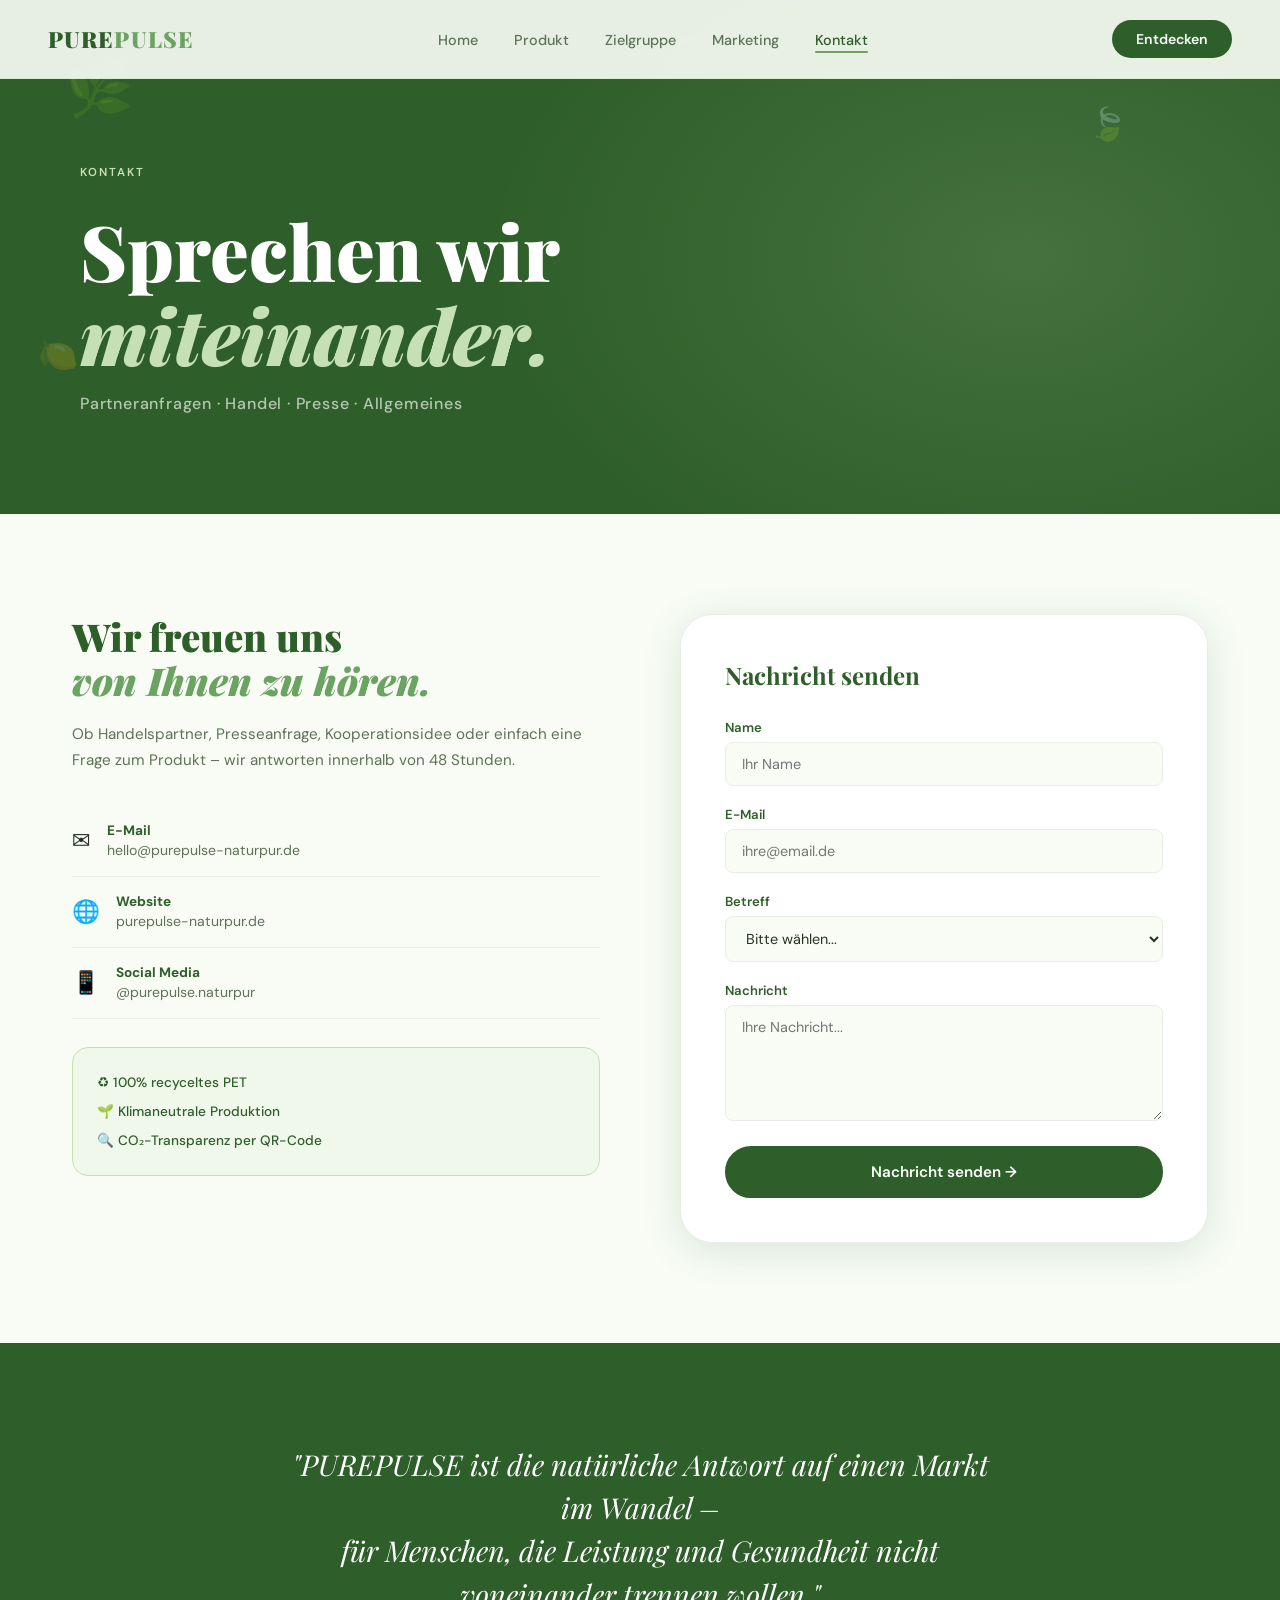
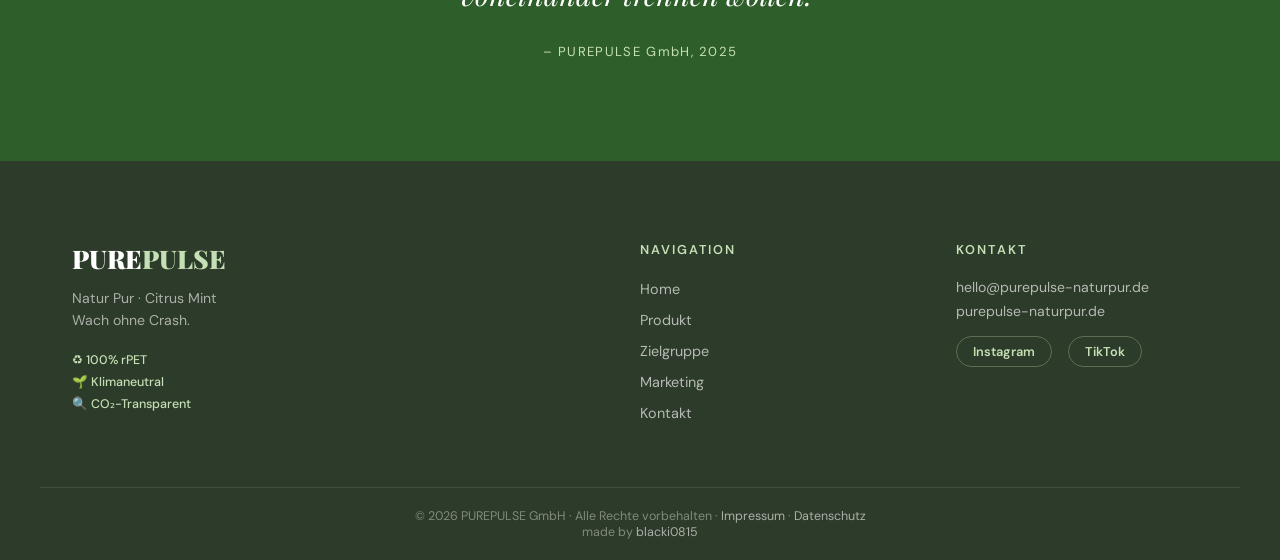
<file: kontakt.html>
<!DOCTYPE html>
<html lang="de">
<head>
  <meta charset="UTF-8" />
  <meta name="viewport" content="width=device-width, initial-scale=1.0" />
  <title>Kontakt – PUREPULSE Natur Pur</title>
  <link rel="stylesheet" href="style.css" />
  <link rel="preconnect" href="https://fonts.googleapis.com" />
  <link rel="preconnect" href="https://fonts.gstatic.com" crossorigin />
  <link href="https://fonts.googleapis.com/css2?family=Playfair+Display:ital,wght@0,400;0,700;0,900;1,400;1,700&family=DM+Sans:wght@300;400;500;600&display=swap" rel="stylesheet" />
</head>
<body>

  <nav class="nav" id="nav">
    <div class="nav__logo">PURE<span>PULSE</span></div>
    <ul class="nav__links">
      <li><a href="index.html">Home</a></li>
      <li><a href="produkt.html">Produkt</a></li>
      <li><a href="zielgruppe.html">Zielgruppe</a></li>
      <li><a href="marketing.html">Marketing</a></li>
      <li><a href="kontakt.html" class="active">Kontakt</a></li>
    </ul>
    <a href="kontakt.html" class="nav__cta">Entdecken</a>
    <button class="nav__burger" id="burger" aria-label="Menü"><span></span><span></span><span></span></button>
  </nav>
  <div class="mobile-menu" id="mobileMenu">
    <ul>
      <li><a href="index.html">Home</a></li>
      <li><a href="produkt.html">Produkt</a></li>
      <li><a href="zielgruppe.html">Zielgruppe</a></li>
      <li><a href="marketing.html">Marketing</a></li>
      <li><a href="kontakt.html">Kontakt</a></li>
    </ul>
  </div>

  <section class="page-hero">
    <div class="page-hero__leaves">
      <div class="leaf leaf--1">🌿</div>
      <div class="leaf leaf--2">🍃</div>
      <div class="leaf leaf--3">🍋</div>
    </div>
    <div class="container">
      <span class="section-tag">Kontakt</span>
      <h1>Sprechen wir<br /><em>miteinander.</em></h1>
      <p>Partneranfragen · Handel · Presse · Allgemeines</p>
    </div>
  </section>

  <!-- CONTACT SECTION -->
  <section class="contact section">
    <div class="container">
      <div class="contact__grid">
        <div class="contact__info reveal">
          <h2>Wir freuen uns<br /><em>von Ihnen zu hören.</em></h2>
          <p>Ob Handelspartner, Presseanfrage, Kooperationsidee oder einfach eine Frage zum Produkt – wir antworten innerhalb von 48 Stunden.</p>

          <div class="contact-item">
            <div class="contact-item__icon">✉️</div>
            <div>
              <strong>E-Mail</strong>
              <span>hello@purepulse-naturpur.de</span>
            </div>
          </div>
          <div class="contact-item">
            <div class="contact-item__icon">🌐</div>
            <div>
              <strong>Website</strong>
              <span>purepulse-naturpur.de</span>
            </div>
          </div>
          <div class="contact-item">
            <div class="contact-item__icon">📱</div>
            <div>
              <strong>Social Media</strong>
              <span>@purepulse.naturpur</span>
            </div>
          </div>

          <div class="contact-eco-box">
            <div class="contact-eco-row">♻️ 100% recyceltes PET</div>
            <div class="contact-eco-row">🌱 Klimaneutrale Produktion</div>
            <div class="contact-eco-row">🔍 CO₂-Transparenz per QR-Code</div>
          </div>
        </div>

        <div class="contact__form reveal" style="--delay:0.2s">
          <h3>Nachricht senden</h3>
          <div class="form-group">
            <label for="name">Name</label>
            <input type="text" id="name" placeholder="Ihr Name" />
          </div>
          <div class="form-group">
            <label for="email">E-Mail</label>
            <input type="email" id="email" placeholder="ihre@email.de" />
          </div>
          <div class="form-group">
            <label for="subject">Betreff</label>
            <select id="subject">
              <option value="">Bitte wählen...</option>
              <option>Handelspartnerschaft</option>
              <option>Presseanfrage</option>
              <option>Influencer / Kooperation</option>
              <option>Produktfrage</option>
              <option>Sonstiges</option>
            </select>
          </div>
          <div class="form-group">
            <label for="message">Nachricht</label>
            <textarea id="message" rows="5" placeholder="Ihre Nachricht..."></textarea>
          </div>
          <button class="btn btn--primary btn--full" id="sendBtn" onclick="handleSubmit()">Nachricht senden →</button>
          <div class="form-success" id="formSuccess">
            🌿 Vielen Dank! Wir melden uns innerhalb von 48 Stunden.
          </div>
        </div>
      </div>
    </div>
  </section>

  <!-- CLOSING QUOTE -->
  <section class="closing-quote">
    <div class="container reveal">
      <blockquote>
        <em>"PUREPULSE ist die natürliche Antwort auf einen Markt im Wandel –<br/>für Menschen, die Leistung und Gesundheit nicht voneinander trennen wollen."</em>
        <cite>– PUREPULSE GmbH, 2025</cite>
      </blockquote>
    </div>
  </section>

  <footer class="footer">
    <div class="container footer__grid">
      <div class="footer__brand">
        <div class="footer__logo">PURE<span>PULSE</span></div>
        <p>Natur Pur · Citrus Mint<br/>Wach ohne Crash.</p>
        <div class="footer__eco">
          <span>♻️ 100% rPET</span>
          <span>🌱 Klimaneutral</span>
          <span>🔍 CO₂-Transparent</span>
        </div>
      </div>
      <div class="footer__nav">
        <h4>Navigation</h4>
        <ul>
          <li><a href="index.html">Home</a></li>
          <li><a href="produkt.html">Produkt</a></li>
          <li><a href="zielgruppe.html">Zielgruppe</a></li>
          <li><a href="marketing.html">Marketing</a></li>
          <li><a href="kontakt.html">Kontakt</a></li>
        </ul>
      </div>
      <div class="footer__contact">
        <h4>Kontakt</h4>
        <p>hello@purepulse-naturpur.de</p>
        <p>purepulse-naturpur.de</p>
        <div class="footer__social">
          <a href="#">Instagram</a>
          <a href="#">TikTok</a>
        </div>
      </div>
    </div>
    <div class="footer__bottom">
      <p>© 2026 PUREPULSE GmbH · Alle Rechte vorbehalten · <a href="#">Impressum</a> · <a href="#">Datenschutz</a><p class="madeBy">made by <a class="madeBy" href="https://github.com/blacki0815">blacki0815</a></p></p>
    </div>
  </footer>

  <script src="main.js"></script>
  <script>
    function handleSubmit() {
      const name = document.getElementById('name').value;
      const email = document.getElementById('email').value;
      const message = document.getElementById('message').value;
      if (!name || !email || !message) {
        alert('Bitte füllen Sie alle Pflichtfelder aus.');
        return;
      }
      document.getElementById('sendBtn').style.display = 'none';
      document.getElementById('formSuccess').style.display = 'block';
    }
  </script>
</body>
</html>
</file>
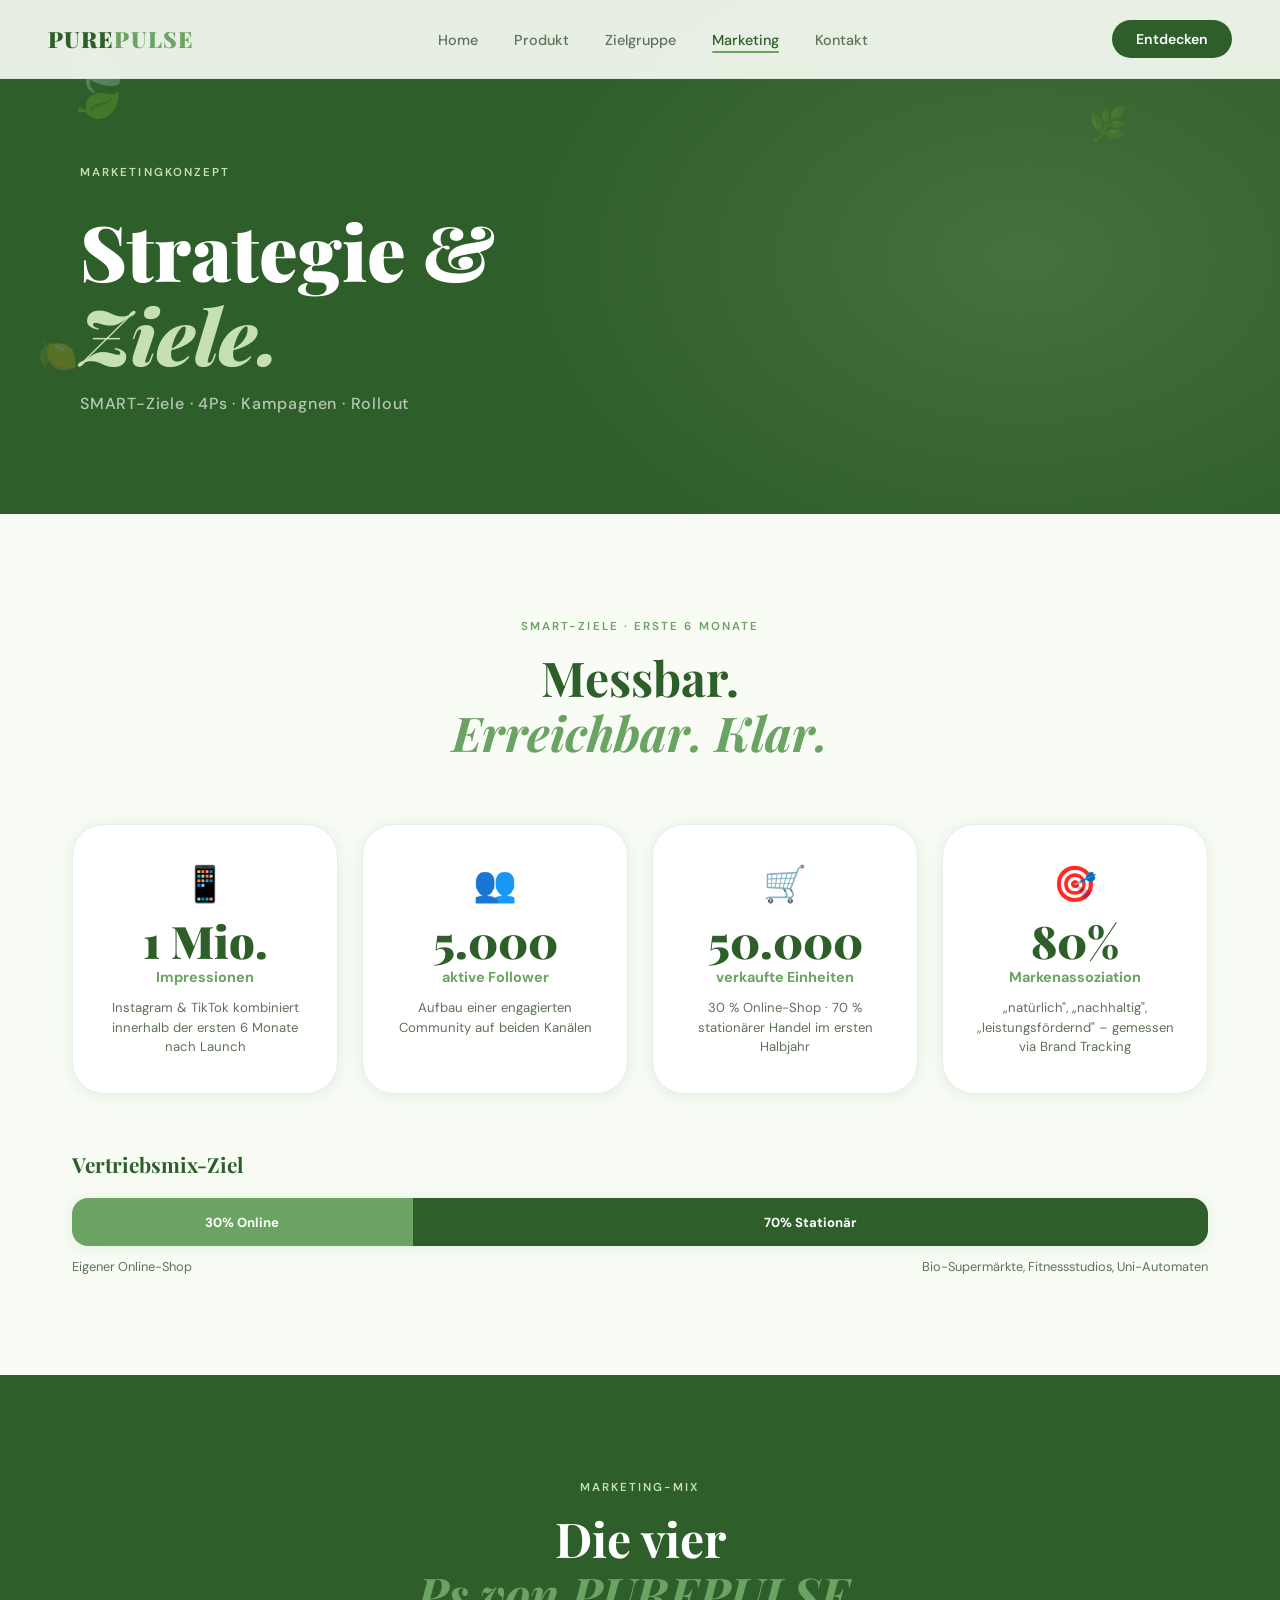
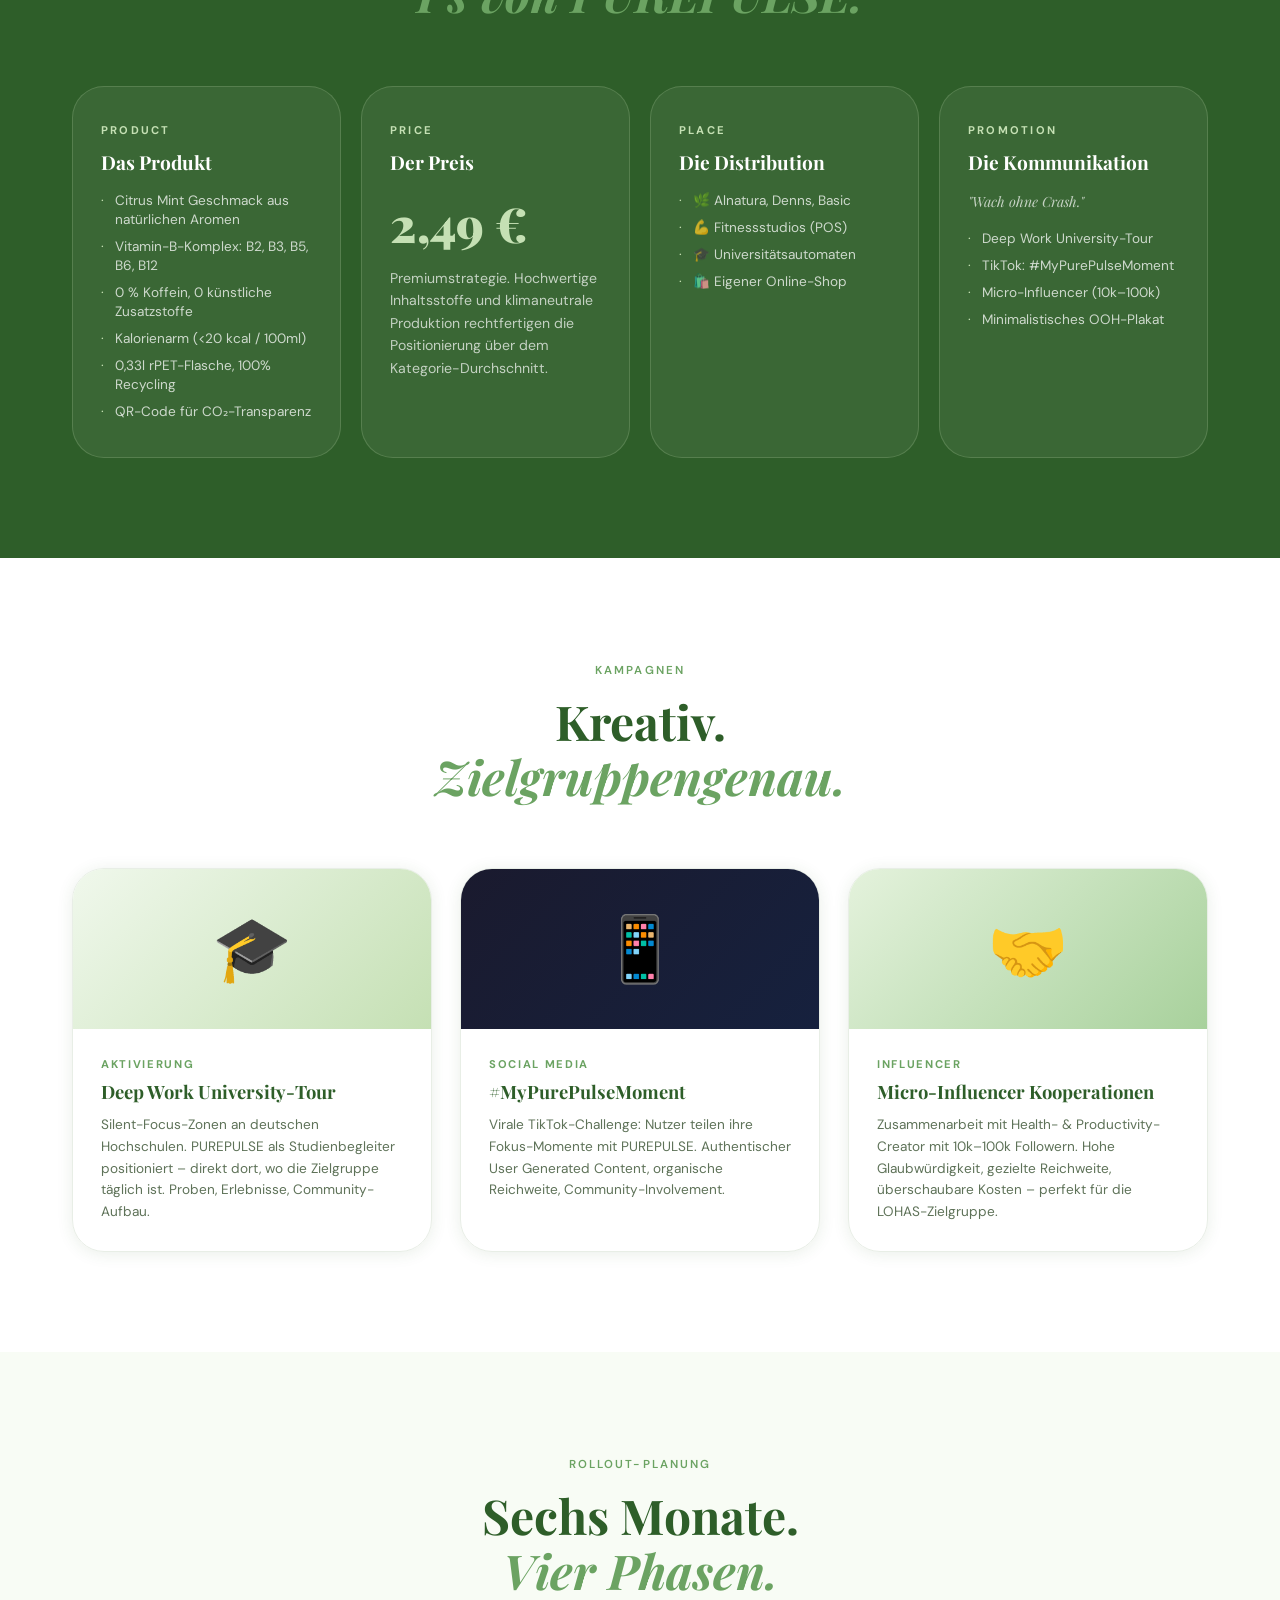
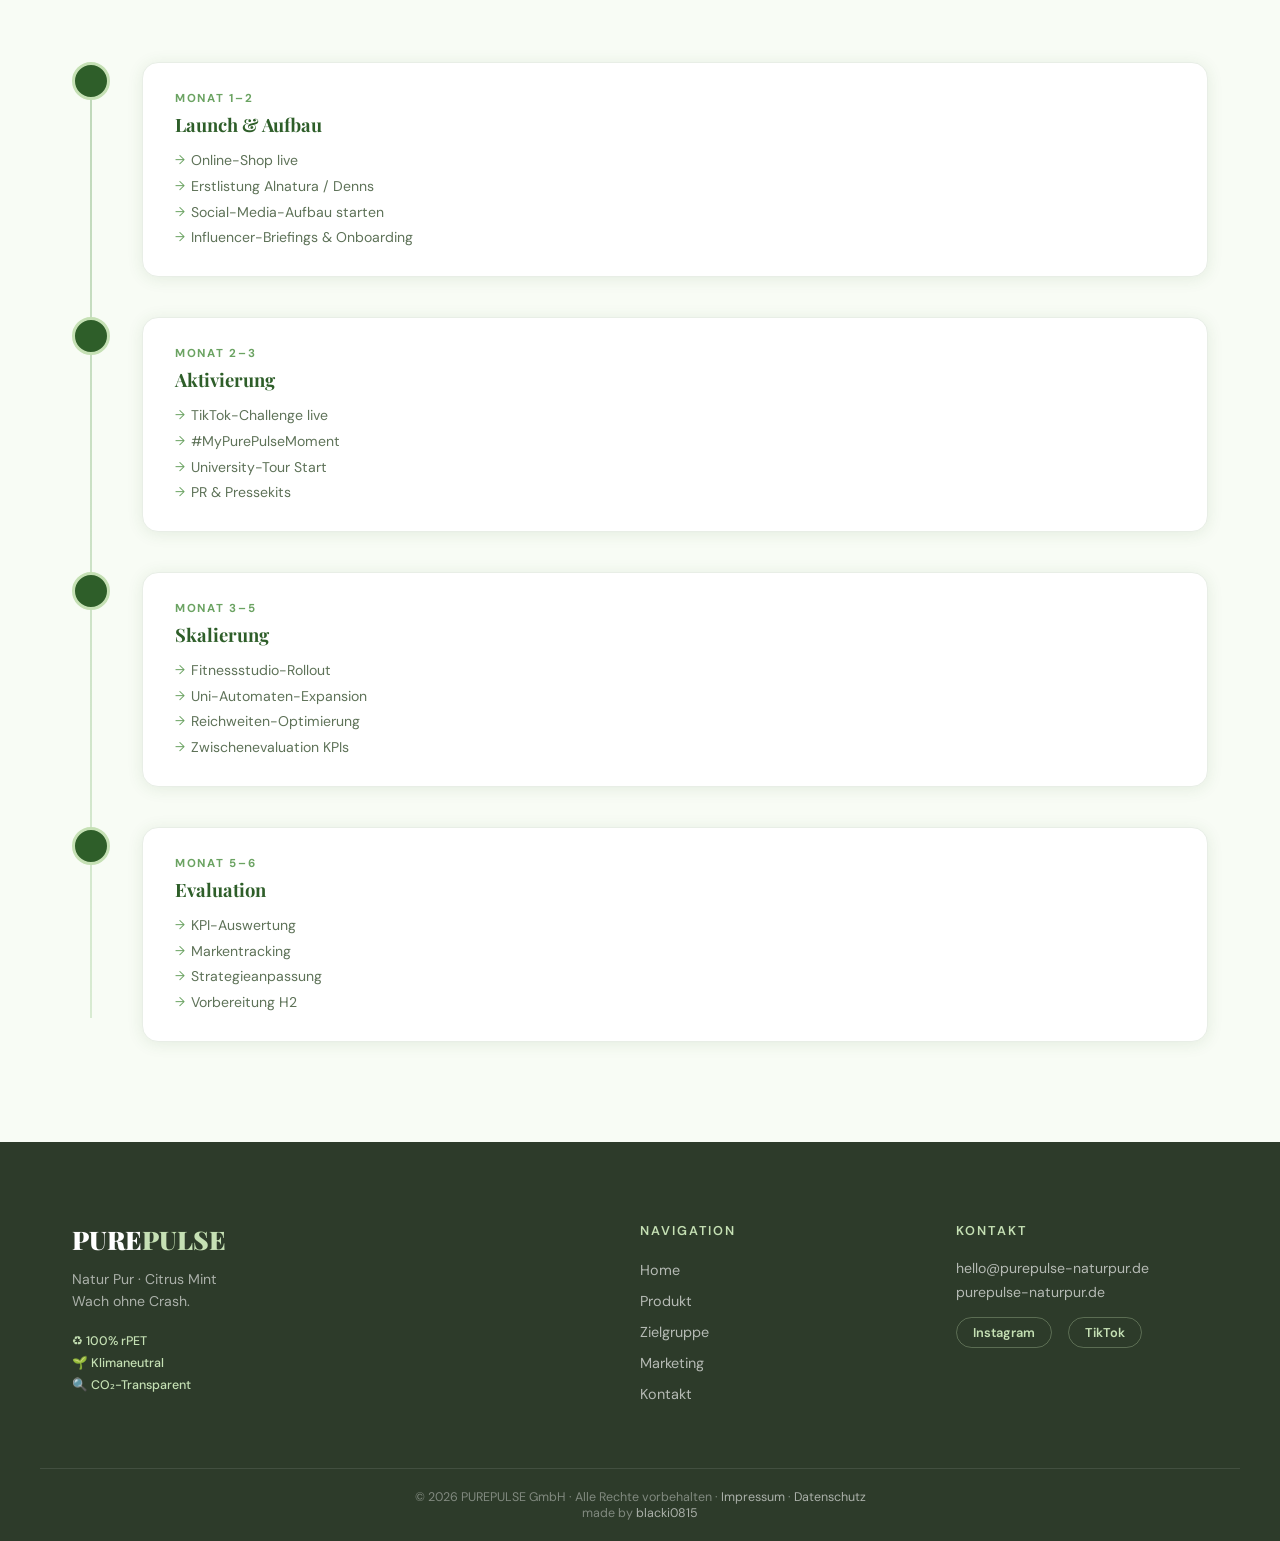
<file: marketing.html>
<!DOCTYPE html>
<html lang="de">
<head>
  <meta charset="UTF-8" />
  <meta name="viewport" content="width=device-width, initial-scale=1.0" />
  <title>Marketingkonzept – PUREPULSE Natur Pur</title>
  <link rel="stylesheet" href="style.css" />
  <link rel="preconnect" href="https://fonts.googleapis.com" />
  <link rel="preconnect" href="https://fonts.gstatic.com" crossorigin />
  <link href="https://fonts.googleapis.com/css2?family=Playfair+Display:ital,wght@0,400;0,700;0,900;1,400;1,700&family=DM+Sans:wght@300;400;500;600&display=swap" rel="stylesheet" />
</head>
<body>

  <nav class="nav" id="nav">
    <div class="nav__logo">PURE<span>PULSE</span></div>
    <ul class="nav__links">
      <li><a href="index.html">Home</a></li>
      <li><a href="produkt.html">Produkt</a></li>
      <li><a href="zielgruppe.html">Zielgruppe</a></li>
      <li><a href="marketing.html" class="active">Marketing</a></li>
      <li><a href="kontakt.html">Kontakt</a></li>
    </ul>
    <a href="kontakt.html" class="nav__cta">Entdecken</a>
    <button class="nav__burger" id="burger" aria-label="Menü"><span></span><span></span><span></span></button>
  </nav>
  <div class="mobile-menu" id="mobileMenu">
    <ul>
      <li><a href="index.html">Home</a></li>
      <li><a href="produkt.html">Produkt</a></li>
      <li><a href="zielgruppe.html">Zielgruppe</a></li>
      <li><a href="marketing.html">Marketing</a></li>
      <li><a href="kontakt.html">Kontakt</a></li>
    </ul>
  </div>

  <section class="page-hero">
    <div class="page-hero__leaves">
      <div class="leaf leaf--1">🍃</div>
      <div class="leaf leaf--2">🌿</div>
      <div class="leaf leaf--3">🍋</div>
    </div>
    <div class="container">
      <span class="section-tag">Marketingkonzept</span>
      <h1>Strategie &amp;<br /><em>Ziele.</em></h1>
      <p>SMART-Ziele · 4Ps · Kampagnen · Rollout</p>
    </div>
  </section>

  <!-- SMART GOALS -->
  <section class="smart section">
    <div class="container">
      <div class="section-header reveal">
        <span class="section-tag">SMART-Ziele · Erste 6 Monate</span>
        <h2>Messbar.<br /><em>Erreichbar. Klar.</em></h2>
      </div>
      <div class="smart__grid">
        <div class="smart-card reveal" style="--delay:0.1s">
          <div class="smart-card__icon">📱</div>
          <strong>1 Mio.</strong>
          <span>Impressionen</span>
          <p>Instagram &amp; TikTok kombiniert innerhalb der ersten 6 Monate nach Launch</p>
        </div>
        <div class="smart-card reveal" style="--delay:0.2s">
          <div class="smart-card__icon">👥</div>
          <strong>5.000</strong>
          <span>aktive Follower</span>
          <p>Aufbau einer engagierten Community auf beiden Kanälen</p>
        </div>
        <div class="smart-card reveal" style="--delay:0.3s">
          <div class="smart-card__icon">🛒</div>
          <strong>50.000</strong>
          <span>verkaufte Einheiten</span>
          <p>30 % Online-Shop · 70 % stationärer Handel im ersten Halbjahr</p>
        </div>
        <div class="smart-card reveal" style="--delay:0.4s">
          <div class="smart-card__icon">🎯</div>
          <strong>80%</strong>
          <span>Markenassoziation</span>
          <p>„natürlich", „nachhaltig", „leistungsfördernd" – gemessen via Brand Tracking</p>
        </div>
      </div>

      <!-- Distribution bar -->
      <div class="distribution reveal">
        <h3>Vertriebsmix-Ziel</h3>
        <div class="dist-bar">
          <div class="dist-bar__fill dist-bar__fill--online" style="width: 30%">
            <span>30% Online</span>
          </div>
          <div class="dist-bar__fill dist-bar__fill--offline" style="width: 70%">
            <span>70% Stationär</span>
          </div>
        </div>
        <div class="dist-labels">
          <span>Eigener Online-Shop</span>
          <span>Bio-Supermärkte, Fitnessstudios, Uni-Automaten</span>
        </div>
      </div>
    </div>
  </section>

  <!-- 4Ps -->
  <section class="fourps section">
    <div class="container">
      <div class="section-header reveal">
        <span class="section-tag">Marketing-Mix</span>
        <h2>Die vier<br /><em>Ps von PUREPULSE.</em></h2>
      </div>
      <div class="fourps__grid">
        <div class="p-card p-card--product reveal">
          <div class="p-card__label">Product</div>
          <h3>Das Produkt</h3>
          <ul>
            <li>Citrus Mint Geschmack aus natürlichen Aromen</li>
            <li>Vitamin-B-Komplex: B2, B3, B5, B6, B12</li>
            <li>0 % Koffein, 0 künstliche Zusatzstoffe</li>
            <li>Kalorienarm (&lt;20 kcal / 100ml)</li>
            <li>0,33l rPET-Flasche, 100% Recycling</li>
            <li>QR-Code für CO₂-Transparenz</li>
          </ul>
        </div>
        <div class="p-card p-card--price reveal" style="--delay:0.1s">
          <div class="p-card__label">Price</div>
          <h3>Der Preis</h3>
          <div class="p-card__price">2,49 €</div>
          <p>Premiumstrategie. Hochwertige Inhaltsstoffe und klimaneutrale Produktion rechtfertigen die Positionierung über dem Kategorie-Durchschnitt.</p>
        </div>
        <div class="p-card p-card--place reveal" style="--delay:0.2s">
          <div class="p-card__label">Place</div>
          <h3>Die Distribution</h3>
          <ul>
            <li>🌿 Alnatura, Denns, Basic</li>
            <li>💪 Fitnessstudios (POS)</li>
            <li>🎓 Universitätsautomaten</li>
            <li>🛍️ Eigener Online-Shop</li>
          </ul>
        </div>
        <div class="p-card p-card--promo reveal" style="--delay:0.3s">
          <div class="p-card__label">Promotion</div>
          <h3>Die Kommunikation</h3>
          <p class="slogan-highlight">"Wach ohne Crash."</p>
          <ul>
            <li>Deep Work University-Tour</li>
            <li>TikTok: #MyPurePulseMoment</li>
            <li>Micro-Influencer (10k–100k)</li>
            <li>Minimalistisches OOH-Plakat</li>
          </ul>
        </div>
      </div>
    </div>
  </section>

  <!-- CAMPAIGNS -->
  <section class="campaigns section">
    <div class="container">
      <div class="section-header reveal">
        <span class="section-tag">Kampagnen</span>
        <h2>Kreativ.<br /><em>Zielgruppengenau.</em></h2>
      </div>
      <div class="campaigns__grid">
        <div class="campaign-card reveal" style="--delay:0.1s">
          <div class="campaign-card__visual campaign-card__visual--uni">
            <div class="campaign-card__emoji">🎓</div>
          </div>
          <div class="campaign-card__body">
            <span class="campaign-tag">Aktivierung</span>
            <h3>Deep Work University-Tour</h3>
            <p>Silent-Focus-Zonen an deutschen Hochschulen. PUREPULSE als Studienbegleiter positioniert – direkt dort, wo die Zielgruppe täglich ist. Proben, Erlebnisse, Community-Aufbau.</p>
          </div>
        </div>
        <div class="campaign-card reveal" style="--delay:0.2s">
          <div class="campaign-card__visual campaign-card__visual--tiktok">
            <div class="campaign-card__emoji">📱</div>
          </div>
          <div class="campaign-card__body">
            <span class="campaign-tag">Social Media</span>
            <h3>#MyPurePulseMoment</h3>
            <p>Virale TikTok-Challenge: Nutzer teilen ihre Fokus-Momente mit PUREPULSE. Authentischer User Generated Content, organische Reichweite, Community-Involvement.</p>
          </div>
        </div>
        <div class="campaign-card reveal" style="--delay:0.3s">
          <div class="campaign-card__visual campaign-card__visual--influencer">
            <div class="campaign-card__emoji">🤝</div>
          </div>
          <div class="campaign-card__body">
            <span class="campaign-tag">Influencer</span>
            <h3>Micro-Influencer Kooperationen</h3>
            <p>Zusammenarbeit mit Health- &amp; Productivity-Creator mit 10k–100k Followern. Hohe Glaubwürdigkeit, gezielte Reichweite, überschaubare Kosten – perfekt für die LOHAS-Zielgruppe.</p>
          </div>
        </div>
      </div>
    </div>
  </section>

  <!-- ROLLOUT TIMELINE -->
  <section class="timeline section">
    <div class="container">
      <div class="section-header reveal">
        <span class="section-tag">Rollout-Planung</span>
        <h2>Sechs Monate.<br /><em>Vier Phasen.</em></h2>
      </div>
      <div class="timeline__track">
        <div class="timeline-item reveal" style="--delay:0.1s">
          <div class="timeline-item__dot"></div>
          <div class="timeline-item__content">
            <span class="timeline-tag">Monat 1–2</span>
            <h3>Launch &amp; Aufbau</h3>
            <ul>
              <li>Online-Shop live</li>
              <li>Erstlistung Alnatura / Denns</li>
              <li>Social-Media-Aufbau starten</li>
              <li>Influencer-Briefings &amp; Onboarding</li>
            </ul>
          </div>
        </div>
        <div class="timeline-item reveal" style="--delay:0.2s">
          <div class="timeline-item__dot"></div>
          <div class="timeline-item__content">
            <span class="timeline-tag">Monat 2–3</span>
            <h3>Aktivierung</h3>
            <ul>
              <li>TikTok-Challenge live</li>
              <li>#MyPurePulseMoment</li>
              <li>University-Tour Start</li>
              <li>PR &amp; Pressekits</li>
            </ul>
          </div>
        </div>
        <div class="timeline-item reveal" style="--delay:0.3s">
          <div class="timeline-item__dot"></div>
          <div class="timeline-item__content">
            <span class="timeline-tag">Monat 3–5</span>
            <h3>Skalierung</h3>
            <ul>
              <li>Fitnessstudio-Rollout</li>
              <li>Uni-Automaten-Expansion</li>
              <li>Reichweiten-Optimierung</li>
              <li>Zwischenevaluation KPIs</li>
            </ul>
          </div>
        </div>
        <div class="timeline-item reveal" style="--delay:0.4s">
          <div class="timeline-item__dot"></div>
          <div class="timeline-item__content">
            <span class="timeline-tag">Monat 5–6</span>
            <h3>Evaluation</h3>
            <ul>
              <li>KPI-Auswertung</li>
              <li>Markentracking</li>
              <li>Strategieanpassung</li>
              <li>Vorbereitung H2</li>
            </ul>
          </div>
        </div>
      </div>
    </div>
  </section>

  <footer class="footer">
    <div class="container footer__grid">
      <div class="footer__brand">
        <div class="footer__logo">PURE<span>PULSE</span></div>
        <p>Natur Pur · Citrus Mint<br/>Wach ohne Crash.</p>
        <div class="footer__eco">
          <span>♻️ 100% rPET</span>
          <span>🌱 Klimaneutral</span>
          <span>🔍 CO₂-Transparent</span>
        </div>
      </div>
      <div class="footer__nav">
        <h4>Navigation</h4>
        <ul>
          <li><a href="index.html">Home</a></li>
          <li><a href="produkt.html">Produkt</a></li>
          <li><a href="zielgruppe.html">Zielgruppe</a></li>
          <li><a href="marketing.html">Marketing</a></li>
          <li><a href="kontakt.html">Kontakt</a></li>
        </ul>
      </div>
      <div class="footer__contact">
        <h4>Kontakt</h4>
        <p>hello@purepulse-naturpur.de</p>
        <p>purepulse-naturpur.de</p>
        <div class="footer__social">
          <a href="#">Instagram</a>
          <a href="#">TikTok</a>
        </div>
      </div>
    </div>
    <div class="footer__bottom">
      <p>© 2026 PUREPULSE GmbH · Alle Rechte vorbehalten · <a href="#">Impressum</a> · <a href="#">Datenschutz</a><p class="madeBy">made by <a class="madeBy" href="https://github.com/blacki0815">blacki0815</a></p></p>
    </div>
  </footer>

  <script src="main.js"></script>
</body>
</html>
</file>
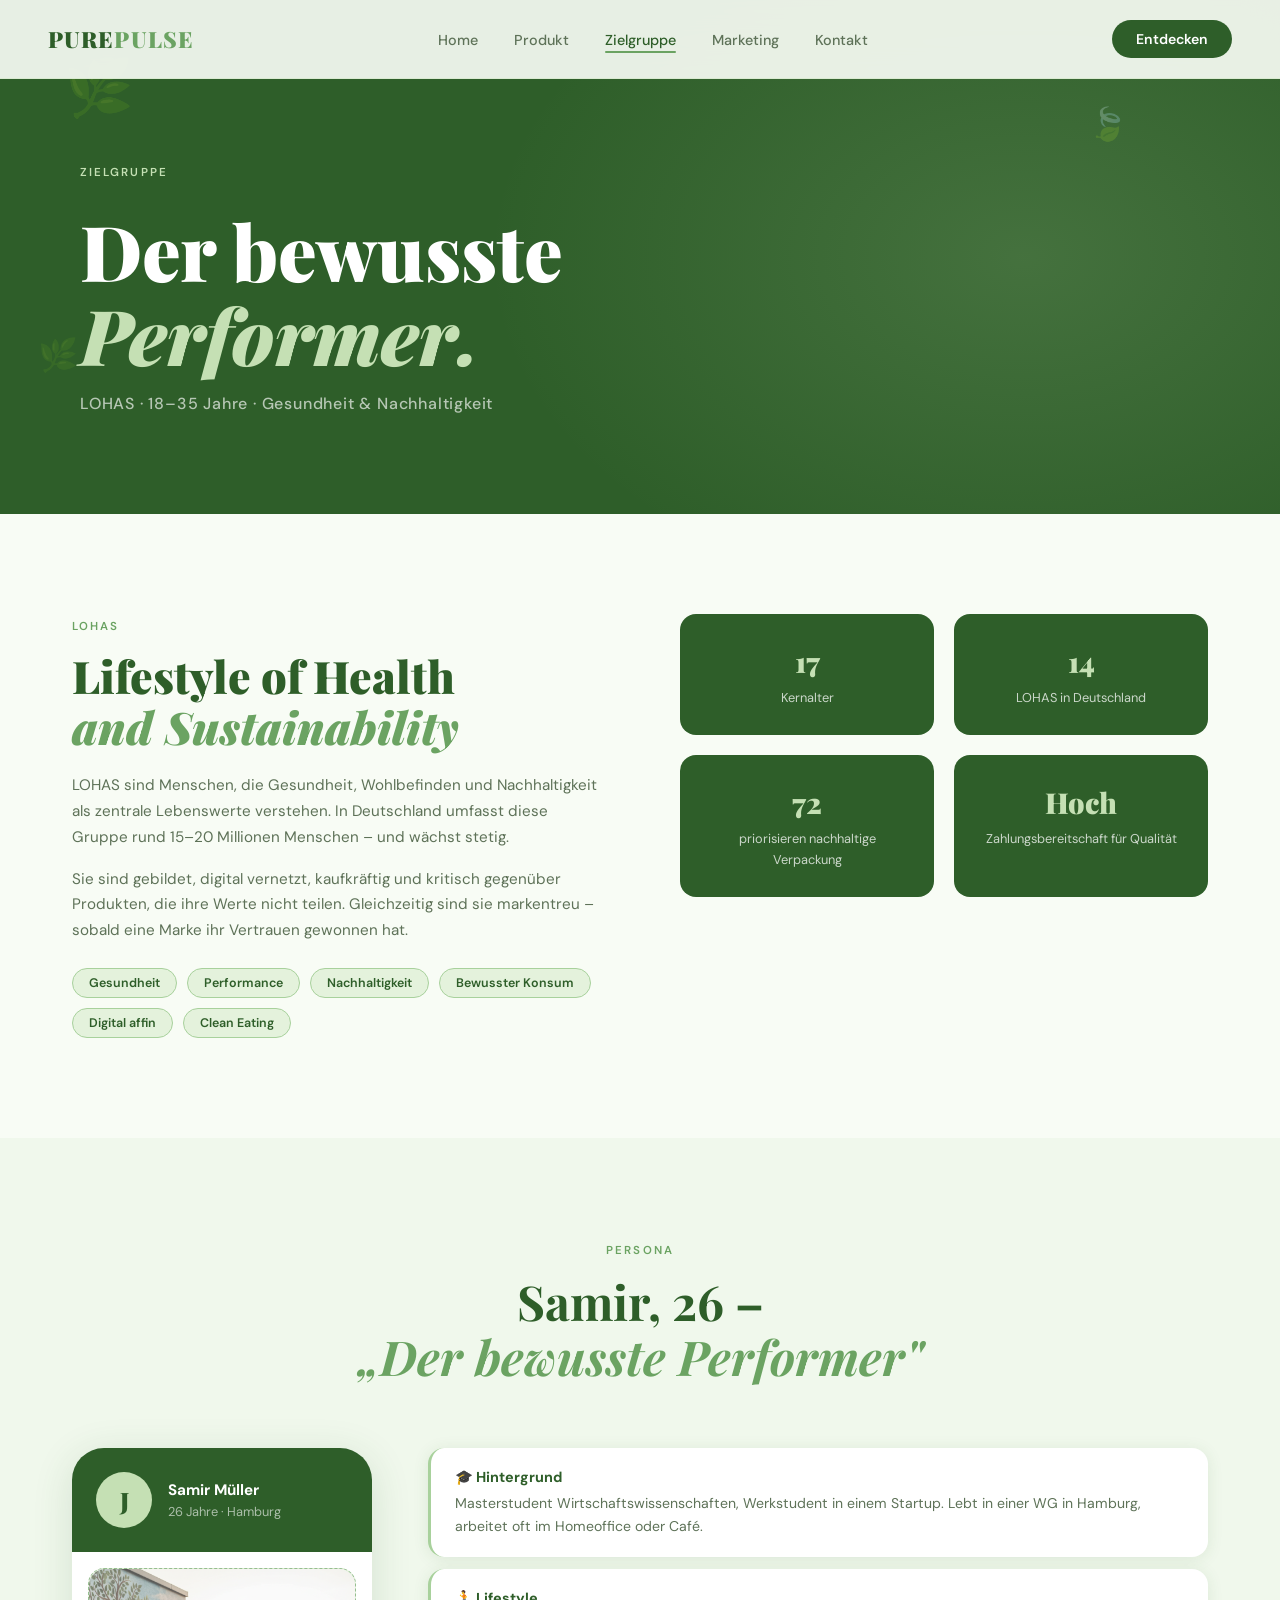
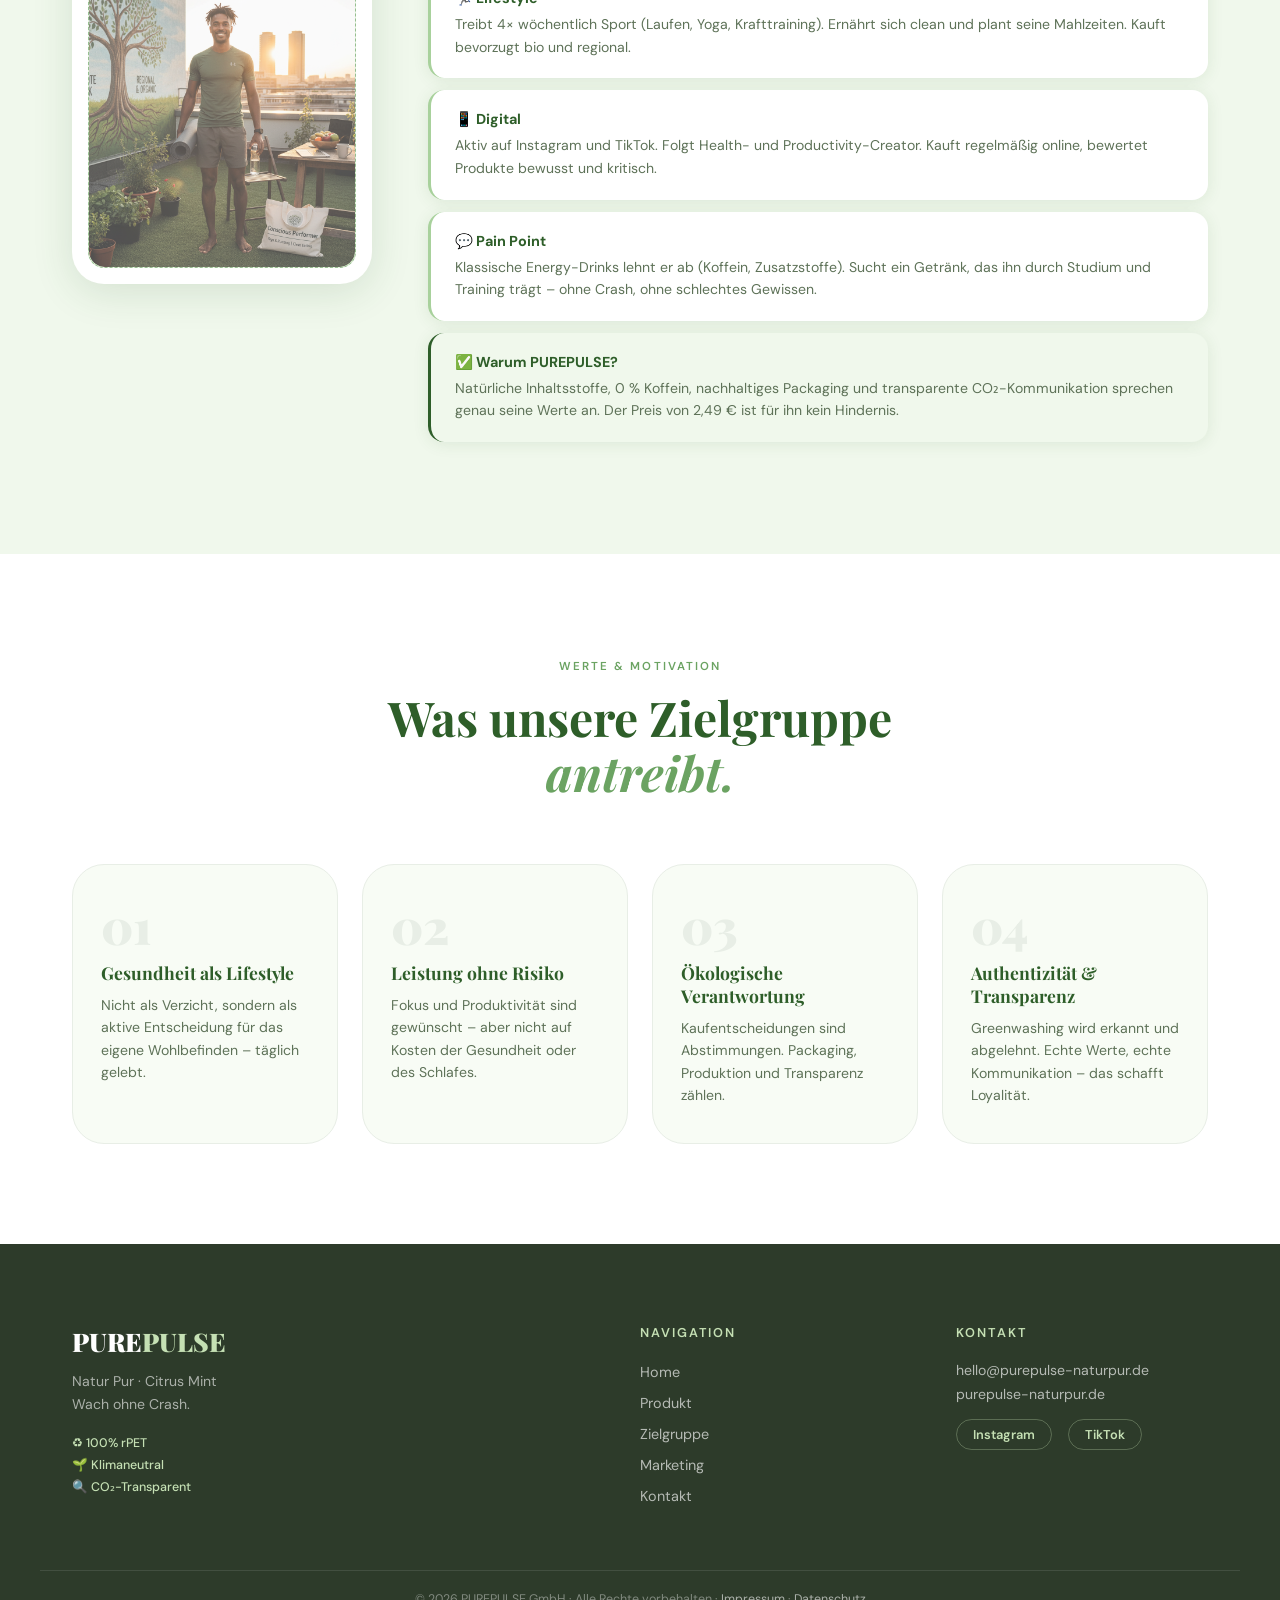
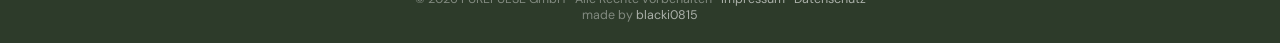
<file: zielgruppe.html>
<!DOCTYPE html>
<html lang="de">
<head>
  <meta charset="UTF-8" />
  <meta name="viewport" content="width=device-width, initial-scale=1.0" />
  <title>Zielgruppe – PUREPULSE Natur Pur</title>
  <link rel="stylesheet" href="style.css" />
  <link rel="preconnect" href="https://fonts.googleapis.com" />
  <link rel="preconnect" href="https://fonts.gstatic.com" crossorigin />
  <link href="https://fonts.googleapis.com/css2?family=Playfair+Display:ital,wght@0,400;0,700;0,900;1,400;1,700&family=DM+Sans:wght@300;400;500;600&display=swap" rel="stylesheet" />
</head>
<body>

  <nav class="nav" id="nav">
    <div class="nav__logo">PURE<span>PULSE</span></div>
    <ul class="nav__links">
      <li><a href="index.html">Home</a></li>
      <li><a href="produkt.html">Produkt</a></li>
      <li><a href="zielgruppe.html" class="active">Zielgruppe</a></li>
      <li><a href="marketing.html">Marketing</a></li>
      <li><a href="kontakt.html">Kontakt</a></li>
    </ul>
    <a href="kontakt.html" class="nav__cta">Entdecken</a>
    <button class="nav__burger" id="burger" aria-label="Menü"><span></span><span></span><span></span></button>
  </nav>
  <div class="mobile-menu" id="mobileMenu">
    <ul>
      <li><a href="index.html">Home</a></li>
      <li><a href="produkt.html">Produkt</a></li>
      <li><a href="zielgruppe.html">Zielgruppe</a></li>
      <li><a href="marketing.html">Marketing</a></li>
      <li><a href="kontakt.html">Kontakt</a></li>
    </ul>
  </div>

  <section class="page-hero">
    <div class="page-hero__leaves">
      <div class="leaf leaf--1">🌿</div>
      <div class="leaf leaf--2">🍃</div>
      <div class="leaf leaf--3">🌿</div>
    </div>
    <div class="container">
      <span class="section-tag">Zielgruppe</span>
      <h1>Der bewusste<br /><em>Performer.</em></h1>
      <p>LOHAS · 18–35 Jahre · Gesundheit &amp; Nachhaltigkeit</p>
    </div>
  </section>

  <!-- LOHAS SECTION -->
  <section class="lohas section">
    <div class="container">
      <div class="lohas__grid">
        <div class="lohas__info reveal">
          <span class="section-tag">LOHAS</span>
          <h2>Lifestyle of Health<br /><em>and Sustainability</em></h2>
          <p>LOHAS sind Menschen, die Gesundheit, Wohlbefinden und Nachhaltigkeit als zentrale Lebenswerte verstehen. In Deutschland umfasst diese Gruppe rund 15–20 Millionen Menschen – und wächst stetig.</p>
          <p>Sie sind gebildet, digital vernetzt, kaufkräftig und kritisch gegenüber Produkten, die ihre Werte nicht teilen. Gleichzeitig sind sie markentreu – sobald eine Marke ihr Vertrauen gewonnen hat.</p>
          <div class="lohas__tags">
            <span class="tag">Gesundheit</span>
            <span class="tag">Performance</span>
            <span class="tag">Nachhaltigkeit</span>
            <span class="tag">Bewusster Konsum</span>
            <span class="tag">Digital affin</span>
            <span class="tag">Clean Eating</span>
          </div>
        </div>
        <div class="lohas__stats reveal">
          <div class="lohas-stat">
            <strong>18–35</strong>
            <span>Kernalter</span>
          </div>
          <div class="lohas-stat">
            <strong>15–20 Mio.</strong>
            <span>LOHAS in Deutschland</span>
          </div>
          <div class="lohas-stat">
            <strong>73%</strong>
            <span>priorisieren nachhaltige Verpackung</span>
          </div>
          <div class="lohas-stat">
            <strong>Hoch</strong>
            <span>Zahlungsbereitschaft für Qualität</span>
          </div>
        </div>
      </div>
    </div>
  </section>

  <!-- PERSONA -->
  <section class="persona section">
    <div class="container">
      <div class="section-header reveal">
        <span class="section-tag">Persona</span>
        <h2>Samir, 26 –<br /><em>„Der bewusste Performer"</em></h2>
      </div>
      <div class="persona__grid">
        <div class="persona__card reveal">
          <div class="persona__photo">
            <div class="persona__avatar">J</div>
            <div class="persona__name-block">
              <strong>Samir Müller</strong>
              <span>26 Jahre · Hamburg</span>
            </div>
          </div>
          <div class="persona__image-placeholder" style="padding:0; overflow:hidden;">
            <img src="Samir.png" alt="Persona Jonas, 26" 
                style="width:100%; height:100%; object-fit:cover; border-radius:inherit;" />
          </div>
        </div>
        <div class="persona__details">
          <div class="persona-block reveal" style="--delay:0.1s">
            <h4>🎓 Hintergrund</h4>
            <p>Masterstudent Wirtschaftswissenschaften, Werkstudent in einem Startup. Lebt in einer WG in Hamburg, arbeitet oft im Homeoffice oder Café.</p>
          </div>
          <div class="persona-block reveal" style="--delay:0.2s">
            <h4>🏃 Lifestyle</h4>
            <p>Treibt 4× wöchentlich Sport (Laufen, Yoga, Krafttraining). Ernährt sich clean und plant seine Mahlzeiten. Kauft bevorzugt bio und regional.</p>
          </div>
          <div class="persona-block reveal" style="--delay:0.3s">
            <h4>📱 Digital</h4>
            <p>Aktiv auf Instagram und TikTok. Folgt Health- und Productivity-Creator. Kauft regelmäßig online, bewertet Produkte bewusst und kritisch.</p>
          </div>
          <div class="persona-block reveal" style="--delay:0.4s">
            <h4>💬 Pain Point</h4>
            <p>Klassische Energy-Drinks lehnt er ab (Koffein, Zusatzstoffe). Sucht ein Getränk, das ihn durch Studium und Training trägt – ohne Crash, ohne schlechtes Gewissen.</p>
          </div>
          <div class="persona-block persona-block--highlight reveal" style="--delay:0.5s">
            <h4>✅ Warum PUREPULSE?</h4>
            <p>Natürliche Inhaltsstoffe, 0 % Koffein, nachhaltiges Packaging und transparente CO₂-Kommunikation sprechen genau seine Werte an. Der Preis von 2,49 € ist für ihn kein Hindernis.</p>
          </div>
        </div>
      </div>
    </div>
  </section>

  <!-- VALUES GRID -->
  <section class="values section">
    <div class="container">
      <div class="section-header reveal">
        <span class="section-tag">Werte &amp; Motivation</span>
        <h2>Was unsere Zielgruppe<br /><em>antreibt.</em></h2>
      </div>
      <div class="values__grid">
        <div class="value-card reveal" style="--delay:0.1s">
          <div class="value-card__num">01</div>
          <h3>Gesundheit als Lifestyle</h3>
          <p>Nicht als Verzicht, sondern als aktive Entscheidung für das eigene Wohlbefinden – täglich gelebt.</p>
        </div>
        <div class="value-card reveal" style="--delay:0.2s">
          <div class="value-card__num">02</div>
          <h3>Leistung ohne Risiko</h3>
          <p>Fokus und Produktivität sind gewünscht – aber nicht auf Kosten der Gesundheit oder des Schlafes.</p>
        </div>
        <div class="value-card reveal" style="--delay:0.3s">
          <div class="value-card__num">03</div>
          <h3>Ökologische Verantwortung</h3>
          <p>Kaufentscheidungen sind Abstimmungen. Packaging, Produktion und Transparenz zählen.</p>
        </div>
        <div class="value-card reveal" style="--delay:0.4s">
          <div class="value-card__num">04</div>
          <h3>Authentizität &amp; Transparenz</h3>
          <p>Greenwashing wird erkannt und abgelehnt. Echte Werte, echte Kommunikation – das schafft Loyalität.</p>
        </div>
      </div>
    </div>
  </section>

  <footer class="footer">
    <div class="container footer__grid">
      <div class="footer__brand">
        <div class="footer__logo">PURE<span>PULSE</span></div>
        <p>Natur Pur · Citrus Mint<br/>Wach ohne Crash.</p>
        <div class="footer__eco">
          <span>♻️ 100% rPET</span>
          <span>🌱 Klimaneutral</span>
          <span>🔍 CO₂-Transparent</span>
        </div>
      </div>
      <div class="footer__nav">
        <h4>Navigation</h4>
        <ul>
          <li><a href="index.html">Home</a></li>
          <li><a href="produkt.html">Produkt</a></li>
          <li><a href="zielgruppe.html">Zielgruppe</a></li>
          <li><a href="marketing.html">Marketing</a></li>
          <li><a href="kontakt.html">Kontakt</a></li>
        </ul>
      </div>
      <div class="footer__contact">
        <h4>Kontakt</h4>
        <p>hello@purepulse-naturpur.de</p>
        <p>purepulse-naturpur.de</p>
        <div class="footer__social">
          <a href="#">Instagram</a>
          <a href="#">TikTok</a>
        </div>
      </div>
    </div>
    <div class="footer__bottom">
      <p>© 2026 PUREPULSE GmbH · Alle Rechte vorbehalten · <a href="#">Impressum</a> · <a href="#">Datenschutz</a><p class="madeBy">made by <a class="madeBy" href="https://github.com/blacki0815">blacki0815</a></p></p>
    </div>
  </footer>

  <script src="main.js"></script>
</body>
</html>
</file>
<file: style.css>
/* ============================================================
   PUREPULSE NATUR PUR – COMPLETE STYLESHEET
   Design: Organic Luxury · Mint & Citrus · Natural Premium
   ============================================================ */

/* ---------- CSS VARIABLES ---------- */
:root {
  --mint:        #C5E0B4;
  --mint-light:  #E4F2DC;
  --mint-deep:   #A8D19C;
  --green-dark:  #2E5E29;
  --green-mid:   #4A8C42;
  --green-sage:  #6BA362;
  --green-pale:  #F0F8EC;
  --citrus:      #D4E84A;
  --citrus-soft: #EDF5B0;
  --white:       #FFFFFF;
  --off-white:   #F8FCF5;
  --gray-light:  #E8EEE6;
  --gray-mid:    #7A8C76;
  --gray-dark:   #2D3B2A;
  --text:        #263323;
  --text-light:  #5E7258;

  --font-display: 'Playfair Display', Georgia, serif;
  --font-body:    'DM Sans', system-ui, sans-serif;

  --radius-sm:   8px;
  --radius-md:   16px;
  --radius-lg:   32px;
  --radius-xl:   64px;

  --shadow-soft: 0 4px 24px rgba(46, 94, 41, 0.08);
  --shadow-mid:  0 8px 40px rgba(46, 94, 41, 0.14);
  --shadow-card: 0 2px 16px rgba(46, 94, 41, 0.10);

  --transition: 0.35s cubic-bezier(0.4, 0, 0.2, 1);
}

/* ---------- RESET ---------- */
*, *::before, *::after { box-sizing: border-box; margin: 0; padding: 0; }
html { scroll-behavior: smooth; font-size: 16px; }
body {
  font-family: var(--font-body);
  background: var(--off-white);
  color: var(--text);
  overflow-x: hidden;
  -webkit-font-smoothing: antialiased;
}
img { max-width: 100%; display: block; }
a { text-decoration: none; color: inherit; }
ul { list-style: none; }

/* ---------- UTILITIES ---------- */
.container {
  max-width: 1200px;
  margin: 0 auto;
  padding: 0 32px;
}
.section { padding: 100px 0; }
.section-tag {
  display: inline-block;
  font-family: var(--font-body);
  font-size: 0.72rem;
  font-weight: 600;
  letter-spacing: 0.18em;
  text-transform: uppercase;
  color: var(--green-sage);
  margin-bottom: 16px;
}
.section-header { text-align: center; margin-bottom: 64px; }
.section-header h2 { font-family: var(--font-display); font-size: clamp(2rem, 4vw, 3rem); line-height: 1.15; color: var(--green-dark); }
.section-header h2 em { font-style: italic; color: var(--green-sage); }

/* ---------- BUTTONS ---------- */
.btn {
  display: inline-flex;
  align-items: center;
  gap: 8px;
  padding: 14px 32px;
  border-radius: 100px;
  font-family: var(--font-body);
  font-size: 0.95rem;
  font-weight: 600;
  cursor: pointer;
  transition: var(--transition);
  border: 2px solid transparent;
}
.btn--primary {
  background: var(--green-dark);
  color: var(--white);
  border-color: var(--green-dark);
}
.btn--primary:hover {
  background: var(--green-mid);
  border-color: var(--green-mid);
  transform: translateY(-2px);
  box-shadow: var(--shadow-mid);
}
.btn--ghost {
  background: transparent;
  color: var(--green-dark);
  border-color: var(--green-dark);
}
.btn--ghost:hover {
  background: var(--green-dark);
  color: var(--white);
  transform: translateY(-2px);
}
.btn--dark {
  background: var(--green-dark);
  color: var(--white);
}
.btn--dark:hover { background: var(--gray-dark); transform: translateY(-2px); }
.btn--outline {
  background: transparent;
  color: var(--green-dark);
  border-color: var(--green-dark);
}
.btn--outline:hover { background: var(--green-dark); color: var(--white); transform: translateY(-2px); }
.btn--full { width: 100%; justify-content: center; }

/* ---------- NAV ---------- */
.nav {
  position: fixed;
  top: 0; left: 0; right: 0;
  z-index: 1000;
  display: flex;
  align-items: center;
  justify-content: space-between;
  padding: 20px 48px;
  background: rgba(248, 252, 245, 0.92);
  backdrop-filter: blur(16px);
  -webkit-backdrop-filter: blur(16px);
  border-bottom: 1px solid rgba(197, 224, 180, 0.4);
  transition: var(--transition);
}
.nav.scrolled {
  padding: 14px 48px;
  box-shadow: var(--shadow-soft);
}
.nav__logo {
  font-family: var(--font-display);
  font-size: 1.4rem;
  font-weight: 900;
  color: var(--green-dark);
  letter-spacing: 0.05em;
}
.nav__logo span { color: var(--green-sage); }
.nav__links {
  display: flex;
  gap: 36px;
}
.nav__links a {
  font-size: 0.9rem;
  font-weight: 500;
  color: var(--text-light);
  transition: color var(--transition);
  position: relative;
}
.nav__links a::after {
  content: '';
  position: absolute;
  bottom: -4px; left: 0;
  width: 0; height: 2px;
  background: var(--green-sage);
  transition: width var(--transition);
  border-radius: 2px;
}
.nav__links a:hover, .nav__links a.active { color: var(--green-dark); }
.nav__links a:hover::after, .nav__links a.active::after { width: 100%; }
.nav__cta {
  background: var(--green-dark);
  color: var(--white);
  padding: 10px 24px;
  border-radius: 100px;
  font-size: 0.88rem;
  font-weight: 600;
  transition: var(--transition);
}
.nav__cta:hover { background: var(--green-mid); transform: translateY(-1px); }
.nav__burger {
  display: none;
  flex-direction: column;
  gap: 5px;
  background: none;
  border: none;
  cursor: pointer;
  padding: 4px;
}
.nav__burger span {
  display: block;
  width: 24px;
  height: 2px;
  background: var(--green-dark);
  border-radius: 2px;
  transition: var(--transition);
}

/* Mobile menu */
.mobile-menu {
  display: none;
  position: fixed;
  top: 0; left: 0; right: 0; bottom: 0;
  background: var(--green-dark);
  z-index: 999;
  align-items: center;
  justify-content: center;
}
.mobile-menu.open { display: flex; }
.mobile-menu ul { text-align: center; }
.mobile-menu ul li { margin: 20px 0; }
.mobile-menu ul li a {
  font-family: var(--font-display);
  font-size: 2rem;
  color: var(--white);
  font-style: italic;
  transition: color var(--transition);
}
.mobile-menu ul li a:hover { color: var(--mint); }

/* ---------- HERO ---------- */
.hero {
  min-height: 100vh;
  display: grid;
  grid-template-columns: 1fr 1fr;
  align-items: center;
  padding: 120px 48px 80px;
  background: var(--green-pale);
  position: relative;
  overflow: hidden;
  gap: 64px;
}

/* Organic background blob */
.hero::before {
  content: '';
  position: absolute;
  top: -20%;
  right: -10%;
  width: 60%;
  height: 80%;
  background: radial-gradient(ellipse at center, var(--mint-deep) 0%, var(--mint) 50%, transparent 80%);
  opacity: 0.3;
  border-radius: 50% 30% 60% 40%;
  animation: blobPulse 8s ease-in-out infinite alternate;
  z-index: 0;
}
.hero::after {
  content: '';
  position: absolute;
  bottom: -10%;
  left: -5%;
  width: 40%;
  height: 50%;
  background: radial-gradient(ellipse at center, var(--mint-light) 0%, transparent 70%);
  opacity: 0.5;
  border-radius: 60% 40% 50% 30%;
  animation: blobPulse 10s ease-in-out infinite alternate-reverse;
  z-index: 0;
}
@keyframes blobPulse {
  from { transform: scale(1) rotate(0deg); }
  to { transform: scale(1.05) rotate(3deg); }
}

.hero__leaves {
  position: absolute;
  inset: 0;
  z-index: 1;
  pointer-events: none;
}
.leaf {
  position: absolute;
  font-size: 2.5rem;
  opacity: 0.25;
  animation: floatLeaf 6s ease-in-out infinite;
  user-select: none;
}
.leaf--1 { top: 10%; left: 5%;   animation-delay: 0s;   font-size: 3.5rem; }
.leaf--2 { top: 20%; left: 85%;  animation-delay: 1s;   font-size: 2rem; }
.leaf--3 { top: 65%; left: 3%;   animation-delay: 2s;   font-size: 2rem; opacity: 0.2; }
.leaf--4 { top: 75%; left: 78%;  animation-delay: 0.5s; font-size: 3rem; }
.leaf--5 { top: 45%; left: 92%;  animation-delay: 3s;   font-size: 1.8rem; }
.leaf--6 { top: 85%; left: 50%;  animation-delay: 1.5s; font-size: 2.2rem; opacity: 0.3; }
.leaf--7 { top: 5%;  left: 50%;  animation-delay: 2.5s; font-size: 2.8rem; }
@keyframes floatLeaf {
  0%, 100% { transform: translateY(0) rotate(0deg); }
  33% { transform: translateY(-12px) rotate(5deg); }
  66% { transform: translateY(-6px) rotate(-3deg); }
}

.hero__content {
  position: relative;
  z-index: 2;
  max-width: 560px;
  animation: fadeInUp 0.9s ease both;
}
@keyframes fadeInUp {
  from { opacity: 0; transform: translateY(40px); }
  to   { opacity: 1; transform: translateY(0); }
}
.hero__eyebrow {
  font-size: 0.78rem;
  font-weight: 600;
  letter-spacing: 0.2em;
  text-transform: uppercase;
  color: var(--green-sage);
  margin-bottom: 20px;
  animation: fadeInUp 0.9s 0.1s ease both;
}
.hero__title {
  font-family: var(--font-display);
  font-size: clamp(3.5rem, 6vw, 5.5rem);
  font-weight: 900;
  line-height: 1.05;
  color: var(--green-dark);
  margin-bottom: 24px;
  animation: fadeInUp 0.9s 0.2s ease both;
}
.hero__title em {
  font-style: italic;
  color: var(--green-sage);
  position: relative;
}
.hero__sub {
  font-size: 1.1rem;
  line-height: 1.7;
  color: var(--text-light);
  margin-bottom: 40px;
  animation: fadeInUp 0.9s 0.3s ease both;
}
.hero__actions {
  display: flex;
  gap: 16px;
  flex-wrap: wrap;
  margin-bottom: 48px;
  animation: fadeInUp 0.9s 0.4s ease both;
}
.hero__stats {
  display: flex;
  align-items: center;
  gap: 32px;
  animation: fadeInUp 0.9s 0.5s ease both;
}
.stat { text-align: center; }
.stat strong {
  display: block;
  font-family: var(--font-display);
  font-size: 1.4rem;
  font-weight: 700;
  color: var(--green-dark);
}
.stat span {
  font-size: 0.75rem;
  color: var(--gray-mid);
  font-weight: 500;
}
.stat__divider {
  width: 1px;
  height: 40px;
  background: var(--gray-light);
}

.hero__visual {
  position: relative;
  z-index: 2;
  display: flex;
  align-items: center;
  justify-content: center;
  animation: fadeInUp 0.9s 0.3s ease both;
}
.bottle-ring {
  position: absolute;
  width: 340px;
  height: 340px;
  border-radius: 50%;
  border: 2px dashed var(--mint-deep);
  opacity: 0.5;
  animation: spinSlow 30s linear infinite;
}
@keyframes spinSlow {
  from { transform: rotate(0deg); }
  to   { transform: rotate(360deg); }
}
.bottle-placeholder {
  width: 280px;
  height: 420px;
  background: linear-gradient(160deg, var(--mint-light) 0%, var(--mint) 60%, var(--mint-deep) 100%);
  border-radius: 48px 48px 32px 32px;
  display: flex;
  align-items: center;
  justify-content: center;
  border: 1px dashed var(--green-sage);
  box-shadow: var(--shadow-mid), inset 0 2px 20px rgba(255,255,255,0.4);
  position: relative;
  z-index: 1;
}
.bottle-inner {
  text-align: center;
  color: var(--green-dark);
  font-size: 0.85rem;
  opacity: 0.6;
  font-style: italic;
}
.hero__badge {
  position: absolute;
  bottom: -20px;
  right: -24px;
  background: var(--green-dark);
  color: var(--white);
  border-radius: var(--radius-md);
  padding: 14px 20px;
  text-align: center;
  box-shadow: var(--shadow-mid);
  z-index: 2;
}
.hero__badge span { display: block; font-size: 0.7rem; opacity: 0.7; }
.hero__badge strong { font-size: 0.88rem; font-weight: 700; }
.hero__scroll {
  position: absolute;
  bottom: 32px;
  left: 50%;
  transform: translateX(-50%);
  z-index: 3;
  display: flex;
  flex-direction: column;
  align-items: center;
  gap: 8px;
  color: var(--gray-mid);
  font-size: 0.7rem;
  letter-spacing: 0.15em;
  text-transform: uppercase;
}
.scroll-line {
  width: 1px;
  height: 40px;
  background: linear-gradient(to bottom, var(--gray-mid), transparent);
  animation: scrollPulse 2s ease-in-out infinite;
}
@keyframes scrollPulse {
  0%, 100% { opacity: 0.3; transform: scaleY(1); }
  50% { opacity: 1; transform: scaleY(1.1); }
}

/* ---------- PROBLEM STRIP ---------- */
.problem-strip {
  background: var(--white);
  padding: 80px 0;
}
.problem-strip__grid {
  display: grid;
  grid-template-columns: 1fr auto 1fr;
  gap: 32px;
  align-items: center;
}
.problem-card {
  padding: 40px;
  border-radius: var(--radius-lg);
  box-shadow: var(--shadow-card);
}
.problem-card--bad {
  background: #FEF2F2;
  border-left: 4px solid #D97A7A;
}
.problem-card--good {
  background: var(--green-pale);
  border-left: 4px solid var(--green-sage);
}
.problem-card__icon { font-size: 2.5rem; margin-bottom: 16px; }
.problem-card h3 {
  font-family: var(--font-display);
  font-size: 1.3rem;
  font-weight: 700;
  margin-bottom: 12px;
  color: var(--green-dark);
}
.problem-card p { font-size: 0.95rem; line-height: 1.7; color: var(--text-light); }
.problem-card p strong { color: var(--green-dark); }
.problem-card__arrow {
  font-size: 2rem;
  color: var(--green-sage);
  text-align: center;
  font-weight: 300;
}

/* ---------- USP SECTION ---------- */
.usp { background: var(--off-white); }
.usp__grid {
  display: grid;
  grid-template-columns: repeat(4, 1fr);
  gap: 24px;
}
.usp-card {
  background: var(--white);
  border-radius: var(--radius-lg);
  padding: 36px 28px;
  box-shadow: var(--shadow-card);
  transition: var(--transition);
  border: 1px solid var(--gray-light);
  position: relative;
  overflow: hidden;
}
.usp-card::before {
  content: '';
  position: absolute;
  top: 0; left: 0; right: 0;
  height: 3px;
  background: linear-gradient(90deg, var(--green-sage), var(--mint-deep));
  transform: scaleX(0);
  transform-origin: left;
  transition: transform var(--transition);
}
.usp-card:hover { transform: translateY(-6px); box-shadow: var(--shadow-mid); }
.usp-card:hover::before { transform: scaleX(1); }
.usp-card__icon {
  width: 56px;
  height: 56px;
  color: var(--green-sage);
  margin-bottom: 20px;
}
.usp-card h3 {
  font-family: var(--font-display);
  font-size: 1.15rem;
  font-weight: 700;
  color: var(--green-dark);
  margin-bottom: 12px;
}
.usp-card p { font-size: 0.88rem; line-height: 1.7; color: var(--text-light); margin-bottom: 20px; }
.usp-card__pill {
  display: inline-block;
  background: var(--mint-light);
  color: var(--green-dark);
  padding: 4px 14px;
  border-radius: 100px;
  font-size: 0.72rem;
  font-weight: 600;
  letter-spacing: 0.05em;
}

/* ---------- CITRUS STRIP ---------- */
.citrus-strip {
  background: var(--green-dark);
  padding: 100px 0;
  position: relative;
  overflow: hidden;
}
.citrus-strip__bg {
  position: absolute;
  inset: 0;
  background: 
    radial-gradient(ellipse 60% 80% at 80% 50%, rgba(197,224,180,0.12) 0%, transparent 70%),
    radial-gradient(ellipse 40% 60% at 20% 30%, rgba(197,224,180,0.08) 0%, transparent 60%);
}
.citrus-strip__content {
  display: grid;
  grid-template-columns: 1fr 1fr;
  align-items: center;
  gap: 80px;
  position: relative;
  z-index: 1;
}
.citrus-strip__text { color: var(--white); }
.citrus-strip__text h2 {
  font-family: var(--font-display);
  font-size: clamp(2rem, 4vw, 3rem);
  font-weight: 900;
  line-height: 1.15;
  margin-bottom: 20px;
}
.citrus-strip__text h2 em { font-style: italic; color: var(--mint); }
.citrus-strip__text p {
  font-size: 1rem;
  line-height: 1.7;
  color: rgba(255,255,255,0.75);
  margin-bottom: 32px;
}
.citrus-strip__elements {
  display: grid;
  grid-template-columns: 1fr 1fr;
  gap: 24px;
}
.citrus-el {
  font-size: 4rem;
  text-align: center;
  display: flex;
  align-items: center;
  justify-content: center;
  height: 100px;
  background: rgba(197,224,180,0.1);
  border-radius: var(--radius-lg);
  border: 1px solid rgba(197,224,180,0.2);
  transition: var(--transition);
  animation: floatLeaf 6s ease-in-out infinite;
}
.citrus-el:hover { background: rgba(197,224,180,0.18); transform: scale(1.05); }
.citrus-el--lemon { animation-delay: 0s; }
.citrus-el--mint  { animation-delay: 1.5s; }
.citrus-el--lime  { animation-delay: 0.8s; }
.citrus-el--leaf  { animation-delay: 2.2s; }

/* ---------- MARKET ---------- */
.market { background: var(--white); }
.market__grid {
  display: grid;
  grid-template-columns: 1fr 1fr;
  gap: 80px;
  align-items: center;
}
.market__text h2 {
  font-family: var(--font-display);
  font-size: clamp(2rem, 3.5vw, 2.8rem);
  font-weight: 900;
  color: var(--green-dark);
  margin-bottom: 20px;
  line-height: 1.15;
}
.market__text p {
  font-size: 1rem;
  line-height: 1.7;
  color: var(--text-light);
  margin-bottom: 28px;
}
.check-list { display: flex; flex-direction: column; gap: 12px; }
.check-list li {
  font-size: 0.95rem;
  color: var(--text-light);
  padding-left: 28px;
  position: relative;
  line-height: 1.5;
}
.check-list li::before {
  content: '✓';
  position: absolute;
  left: 0;
  color: var(--green-sage);
  font-weight: 700;
  font-size: 1rem;
}
.check-list li strong { color: var(--green-dark); }
.market__numbers { display: grid; grid-template-columns: 1fr 1fr; gap: 24px; }
.big-stat {
  background: var(--green-pale);
  border-radius: var(--radius-md);
  padding: 32px 24px;
  text-align: center;
  border: 1px solid var(--mint);
  transition: var(--transition);
}
.big-stat:hover { background: var(--mint-light); transform: translateY(-4px); box-shadow: var(--shadow-soft); }
.big-stat strong {
  display: block;
  font-family: var(--font-display);
  font-size: 2.4rem;
  font-weight: 900;
  color: var(--green-dark);
  line-height: 1;
  margin-bottom: 8px;
}
.big-stat span {
  font-size: 0.8rem;
  color: var(--text-light);
  line-height: 1.4;
}

/* ---------- CTA BANNER ---------- */
.cta-banner {
  background: linear-gradient(135deg, var(--mint) 0%, var(--mint-deep) 100%);
  padding: 100px 0;
  text-align: center;
  position: relative;
  overflow: hidden;
}
.cta-banner__leaves {
  position: absolute;
  inset: 0;
  display: flex;
  align-items: center;
  justify-content: space-around;
  pointer-events: none;
}
.cta-banner__leaves span { font-size: 6rem; opacity: 0.12; }
.cta-banner__content { position: relative; z-index: 1; }
.cta-banner__content h2 {
  font-family: var(--font-display);
  font-size: clamp(2.5rem, 5vw, 4rem);
  font-weight: 900;
  color: var(--green-dark);
  line-height: 1.1;
  margin-bottom: 20px;
}
.cta-banner__content h2 em { font-style: italic; color: var(--white); }
.cta-banner__content p {
  font-size: 1rem;
  color: var(--green-dark);
  opacity: 0.8;
  margin-bottom: 40px;
  line-height: 1.6;
}
.cta-banner__btns { display: flex; gap: 16px; justify-content: center; flex-wrap: wrap; }

/* ---------- FOOTER ---------- */
.footer {
  background: var(--gray-dark);
  color: var(--white);
  padding: 80px 0 0;
}
.footer__grid {
  display: grid;
  grid-template-columns: 2fr 1fr 1fr;
  gap: 64px;
  padding-bottom: 64px;
  border-bottom: 1px solid rgba(255,255,255,0.1);
}
.footer__logo {
  font-family: var(--font-display);
  font-size: 1.6rem;
  font-weight: 900;
  margin-bottom: 12px;
  color: var(--white);
}
.footer__logo span { color: var(--mint); }
.footer__brand p {
  font-size: 0.88rem;
  color: rgba(255,255,255,0.6);
  line-height: 1.6;
  margin-bottom: 20px;
}
.footer__eco { display: flex; flex-direction: column; gap: 6px; }
.footer__eco span {
  font-size: 0.78rem;
  color: var(--mint);
  font-weight: 500;
}
.footer__nav h4, .footer__contact h4 {
  font-size: 0.8rem;
  font-weight: 600;
  letter-spacing: 0.15em;
  text-transform: uppercase;
  color: var(--mint);
  margin-bottom: 20px;
}
.footer__nav ul { display: flex; flex-direction: column; gap: 10px; }
.footer__nav ul li a {
  font-size: 0.9rem;
  color: rgba(255,255,255,0.65);
  transition: color var(--transition);
}
.footer__nav ul li a:hover { color: var(--white); }
.footer__contact p { font-size: 0.88rem; color: rgba(255,255,255,0.65); margin-bottom: 6px; }
.footer__social { display: flex; gap: 16px; margin-top: 16px; }
.footer__social a {
  font-size: 0.8rem;
  font-weight: 600;
  color: var(--mint);
  border: 1px solid rgba(197,224,180,0.3);
  padding: 6px 16px;
  border-radius: 100px;
  transition: var(--transition);
}
.footer__social a:hover { background: var(--mint); color: var(--gray-dark); }
.footer__bottom {
  padding: 20px 48px;
  text-align: center;
}
.footer__bottom p { font-size: 0.78rem; color: rgba(255,255,255,0.4); }
.footer__bottom a { color: rgba(255,255,255,0.6); transition: color var(--transition); }
.footer__bottom a:hover { color: var(--white); }

/* ---------- PAGE HERO (Subpages) ---------- */
.page-hero {
  background: var(--green-dark);
  padding: 160px 48px 100px;
  position: relative;
  overflow: hidden;
}
.page-hero::before {
  content: '';
  position: absolute;
  inset: 0;
  background: 
    radial-gradient(ellipse 60% 100% at 80% 50%, rgba(197,224,180,0.15) 0%, transparent 70%);
}
.page-hero__leaves { position: absolute; inset: 0; pointer-events: none; }
.page-hero .container { position: relative; z-index: 1; }
.page-hero .section-tag { color: var(--mint); }
.page-hero h1 {
  font-family: var(--font-display);
  font-size: clamp(3rem, 6vw, 5rem);
  font-weight: 900;
  color: var(--white);
  line-height: 1.1;
  margin: 12px 0 16px;
}
.page-hero h1 em { font-style: italic; color: var(--mint); }
.page-hero p {
  font-size: 1rem;
  color: rgba(255,255,255,0.65);
  font-weight: 500;
  letter-spacing: 0.05em;
}

/* ---------- PRODUCT PAGE ---------- */
.product-detail__grid {
  display: grid;
  grid-template-columns: 1fr 1.2fr;
  gap: 80px;
  align-items: start;
}
.product-detail__visual {
  position: relative;
  display: flex;
  align-items: center;
  justify-content: center;
  min-height: 520px;
}
.product-ring {
  position: absolute;
  width: 380px;
  height: 380px;
  border-radius: 50%;
  border: 1px dashed var(--mint-deep);
  opacity: 0.5;
  animation: spinSlow 25s linear infinite;
}
.product-photo {
  width: 300px;
  height: 460px;
  background: linear-gradient(160deg, var(--mint-light) 0%, var(--mint) 60%, var(--mint-deep) 100%);
  border-radius: 60px 60px 40px 40px;
  display: flex;
  align-items: center;
  justify-content: center;
  border: 1px dashed var(--green-sage);
  box-shadow: var(--shadow-mid);
  color: var(--green-dark);
  font-size: 0.85rem;
  font-style: italic;
  text-align: center;
  opacity: 0.8;
  position: relative;
  z-index: 1;
}
.product-qr {
  position: absolute;
  bottom: 20px;
  right: -10px;
  z-index: 2;
}
.qr-box {
  background: var(--white);
  border-radius: var(--radius-md);
  padding: 16px;
  text-align: center;
  box-shadow: var(--shadow-mid);
  border: 1px solid var(--gray-light);
}
.qr-placeholder {
  width: 60px;
  height: 60px;
  background: var(--green-dark);
  border-radius: 8px;
  display: flex;
  align-items: center;
  justify-content: center;
  color: var(--white);
  font-weight: 900;
  font-size: 1.2rem;
  margin: 0 auto 8px;
}
.qr-box span { font-size: 0.7rem; color: var(--text-light); display: block; }

.product-tag {
  display: inline-block;
  background: var(--mint-light);
  color: var(--green-dark);
  padding: 6px 18px;
  border-radius: 100px;
  font-size: 0.78rem;
  font-weight: 600;
  letter-spacing: 0.08em;
  margin-bottom: 16px;
}
.product-detail__info h2 {
  font-family: var(--font-display);
  font-size: clamp(2rem, 3.5vw, 2.8rem);
  font-weight: 900;
  line-height: 1.15;
  color: var(--green-dark);
  margin-bottom: 20px;
}
.product-detail__info h2 em { font-style: italic; color: var(--green-sage); }
.product-intro {
  font-size: 1rem;
  line-height: 1.7;
  color: var(--text-light);
  margin-bottom: 36px;
}
.ingredients h3 {
  font-family: var(--font-display);
  font-size: 1.2rem;
  color: var(--green-dark);
  margin-bottom: 20px;
}
.ingredient-row {
  display: flex;
  gap: 16px;
  align-items: flex-start;
  padding: 16px 0;
  border-bottom: 1px solid var(--gray-light);
}
.ingredient-row:last-child { border-bottom: none; }
.ingredient-icon { font-size: 1.3rem; flex-shrink: 0; margin-top: 2px; }
.ingredient-row strong { display: block; font-size: 0.9rem; color: var(--green-dark); margin-bottom: 2px; }
.ingredient-row span { font-size: 0.82rem; color: var(--text-light); }

/* FACTS BAND */
.facts-band {
  background: var(--green-dark);
  padding: 64px 0;
}
.facts-band__grid {
  display: grid;
  grid-template-columns: repeat(6, 1fr);
  gap: 1px;
  background: rgba(197,224,180,0.15);
}
.fact-item {
  padding: 32px 24px;
  text-align: center;
  background: var(--green-dark);
  transition: var(--transition);
  animation-delay: var(--delay, 0s);
}
.fact-item:hover { background: rgba(197,224,180,0.1); }
.fact-item strong {
  display: block;
  font-family: var(--font-display);
  font-size: 1.8rem;
  font-weight: 900;
  color: var(--mint);
  margin-bottom: 6px;
}
.fact-item span { font-size: 0.78rem; color: rgba(255,255,255,0.6); }

/* PACKAGING */
.packaging__grid {
  display: grid;
  grid-template-columns: repeat(4, 1fr);
  gap: 24px;
}
.packaging-card {
  background: var(--white);
  border-radius: var(--radius-lg);
  padding: 36px 28px;
  border: 1px solid var(--gray-light);
  box-shadow: var(--shadow-card);
  text-align: center;
  transition: var(--transition);
}
.packaging-card:hover { transform: translateY(-6px); box-shadow: var(--shadow-mid); }
.packaging-card__icon { font-size: 2.5rem; margin-bottom: 16px; }
.packaging-card h3 {
  font-family: var(--font-display);
  font-size: 1.1rem;
  font-weight: 700;
  color: var(--green-dark);
  margin-bottom: 10px;
}
.packaging-card p { font-size: 0.88rem; line-height: 1.6; color: var(--text-light); }

/* PRICE */
.price-section {
  background: var(--green-pale);
  padding: 100px 0;
}
.price-section__inner {
  display: grid;
  grid-template-columns: 1fr auto;
  gap: 80px;
  align-items: center;
}
.price-section__text h2 {
  font-family: var(--font-display);
  font-size: clamp(2rem, 4vw, 3rem);
  font-weight: 900;
  color: var(--green-dark);
  margin-bottom: 20px;
  line-height: 1.15;
}
.price-section__text h2 em { font-style: italic; color: var(--green-sage); }
.price-section__text p {
  font-size: 0.95rem;
  line-height: 1.7;
  color: var(--text-light);
  margin-bottom: 24px;
}
.price-circle {
  width: 240px;
  height: 240px;
  border-radius: 50%;
  background: var(--green-dark);
  display: flex;
  align-items: center;
  justify-content: center;
  box-shadow: var(--shadow-mid);
  flex-shrink: 0;
  position: relative;
}
.price-circle::before {
  content: '';
  position: absolute;
  inset: -8px;
  border-radius: 50%;
  border: 2px dashed var(--green-sage);
  opacity: 0.4;
  animation: spinSlow 20s linear infinite;
}
.price-circle__inner { text-align: center; color: var(--white); }
.price-circle__inner strong {
  display: block;
  font-family: var(--font-display);
  font-size: 2.8rem;
  font-weight: 900;
  color: var(--mint);
}
.price-circle__inner span { display: block; font-size: 0.9rem; opacity: 0.8; margin-bottom: 4px; }
.price-circle__inner small { font-size: 0.72rem; opacity: 0.6; background: rgba(255,255,255,0.1); padding: 3px 10px; border-radius: 100px; }

/* ---------- ZIELGRUPPE PAGE ---------- */
.lohas__grid {
  display: grid;
  grid-template-columns: 1fr 1fr;
  gap: 80px;
  align-items: start;
}
.lohas__info h2 {
  font-family: var(--font-display);
  font-size: clamp(2rem, 3.5vw, 2.8rem);
  font-weight: 900;
  color: var(--green-dark);
  line-height: 1.15;
  margin-bottom: 20px;
}
.lohas__info h2 em { font-style: italic; color: var(--green-sage); }
.lohas__info p { font-size: 0.95rem; line-height: 1.7; color: var(--text-light); margin-bottom: 16px; }
.lohas__tags { display: flex; flex-wrap: wrap; gap: 10px; margin-top: 24px; }
.tag {
  background: var(--mint-light);
  color: var(--green-dark);
  padding: 6px 16px;
  border-radius: 100px;
  font-size: 0.78rem;
  font-weight: 600;
  border: 1px solid var(--mint-deep);
}
.lohas__stats { display: grid; grid-template-columns: 1fr 1fr; gap: 20px; }
.lohas-stat {
  background: var(--green-dark);
  color: var(--white);
  border-radius: var(--radius-md);
  padding: 28px 24px;
  text-align: center;
}
.lohas-stat strong {
  display: block;
  font-family: var(--font-display);
  font-size: 1.8rem;
  font-weight: 900;
  color: var(--mint);
  margin-bottom: 6px;
}
.lohas-stat span { font-size: 0.8rem; opacity: 0.75; line-height: 1.4; }

/* PERSONA */
.persona { background: var(--green-pale); }
.persona__grid {
  display: grid;
  grid-template-columns: 300px 1fr;
  gap: 56px;
  align-items: start;
}
.persona__card {
  background: var(--white);
  border-radius: var(--radius-lg);
  overflow: hidden;
  box-shadow: var(--shadow-mid);
}
.persona__photo {
  background: var(--green-dark);
  padding: 24px;
  display: flex;
  align-items: center;
  gap: 16px;
}
.persona__avatar {
  width: 56px;
  height: 56px;
  border-radius: 50%;
  background: var(--mint);
  color: var(--green-dark);
  display: flex;
  align-items: center;
  justify-content: center;
  font-family: var(--font-display);
  font-size: 1.5rem;
  font-weight: 900;
}
.persona__name-block strong { display: block; color: var(--white); font-size: 0.95rem; }
.persona__name-block span { font-size: 0.8rem; color: rgba(255,255,255,0.6); }
.persona__image-placeholder {
  height: 300px;
  background: linear-gradient(160deg, var(--mint-light) 0%, var(--mint) 100%);
  display: flex;
  align-items: center;
  justify-content: center;
  text-align: center;
  color: var(--green-dark);
  font-size: 0.85rem;
  font-style: italic;
  opacity: 0.7;
  border: 1px dashed var(--green-sage);
  margin: 16px;
  border-radius: var(--radius-md);
}
.persona-block {
  background: var(--white);
  border-radius: var(--radius-md);
  padding: 20px 24px;
  margin-bottom: 12px;
  border-left: 3px solid var(--mint-deep);
  box-shadow: var(--shadow-card);
  transition: var(--transition);
  animation-delay: var(--delay, 0s);
}
.persona-block:hover { transform: translateX(4px); }
.persona-block h4 { font-size: 0.9rem; font-weight: 700; color: var(--green-dark); margin-bottom: 6px; }
.persona-block p { font-size: 0.88rem; line-height: 1.6; color: var(--text-light); }
.persona-block--highlight { border-left-color: var(--green-dark); background: var(--green-pale); }

/* VALUES */
.values { background: var(--white); }
.values__grid {
  display: grid;
  grid-template-columns: repeat(4, 1fr);
  gap: 24px;
}
.value-card {
  padding: 36px 28px;
  border-radius: var(--radius-lg);
  border: 1px solid var(--gray-light);
  background: var(--off-white);
  transition: var(--transition);
  animation-delay: var(--delay, 0s);
  position: relative;
  overflow: hidden;
}
.value-card:hover { background: var(--mint-light); border-color: var(--mint-deep); transform: translateY(-4px); }
.value-card__num {
  font-family: var(--font-display);
  font-size: 3rem;
  font-weight: 900;
  color: var(--gray-light);
  line-height: 1;
  margin-bottom: 12px;
  transition: color var(--transition);
}
.value-card:hover .value-card__num { color: var(--mint-deep); }
.value-card h3 {
  font-family: var(--font-display);
  font-size: 1.1rem;
  font-weight: 700;
  color: var(--green-dark);
  margin-bottom: 10px;
}
.value-card p { font-size: 0.88rem; line-height: 1.6; color: var(--text-light); }

/* ---------- MARKETING PAGE ---------- */
.smart { background: var(--off-white); }
.smart__grid {
  display: grid;
  grid-template-columns: repeat(4, 1fr);
  gap: 24px;
  margin-bottom: 56px;
}
.smart-card {
  background: var(--white);
  border-radius: var(--radius-lg);
  padding: 36px 24px;
  text-align: center;
  box-shadow: var(--shadow-card);
  border: 1px solid var(--gray-light);
  transition: var(--transition);
  animation-delay: var(--delay, 0s);
}
.smart-card:hover { transform: translateY(-6px); box-shadow: var(--shadow-mid); border-color: var(--mint-deep); }
.smart-card__icon { font-size: 2.2rem; margin-bottom: 12px; }
.smart-card strong {
  display: block;
  font-family: var(--font-display);
  font-size: 2.8rem;
  font-weight: 900;
  color: var(--green-dark);
  line-height: 1;
  margin-bottom: 4px;
}
.smart-card span {
  display: block;
  font-weight: 700;
  font-size: 0.9rem;
  color: var(--green-sage);
  margin-bottom: 12px;
}
.smart-card p { font-size: 0.82rem; line-height: 1.5; color: var(--text-light); }

.distribution { margin-top: 48px; }
.distribution h3 {
  font-family: var(--font-display);
  font-size: 1.3rem;
  color: var(--green-dark);
  margin-bottom: 20px;
}
.dist-bar {
  display: flex;
  height: 48px;
  border-radius: var(--radius-md);
  overflow: hidden;
  margin-bottom: 12px;
  box-shadow: var(--shadow-card);
}
.dist-bar__fill {
  display: flex;
  align-items: center;
  justify-content: center;
  font-size: 0.82rem;
  font-weight: 700;
  color: var(--white);
  transition: width 1s ease;
}
.dist-bar__fill--online { background: var(--green-sage); }
.dist-bar__fill--offline { background: var(--green-dark); }
.dist-labels {
  display: flex;
  justify-content: space-between;
  font-size: 0.8rem;
  color: var(--text-light);
}

/* 4Ps */
.fourps { background: var(--green-dark); }
.fourps .section-header h2 { color: var(--white); }
.fourps .section-tag { color: var(--mint); }
.fourps__grid {
  display: grid;
  grid-template-columns: repeat(4, 1fr);
  gap: 20px;
}
.p-card {
  border-radius: var(--radius-lg);
  padding: 36px 28px;
  background: rgba(255,255,255,0.06);
  border: 1px solid rgba(197,224,180,0.2);
  color: var(--white);
  transition: var(--transition);
  animation-delay: var(--delay, 0s);
}
.p-card:hover { background: rgba(197,224,180,0.12); transform: translateY(-4px); }
.p-card__label {
  font-size: 0.7rem;
  font-weight: 700;
  letter-spacing: 0.2em;
  text-transform: uppercase;
  color: var(--mint);
  margin-bottom: 12px;
}
.p-card h3 {
  font-family: var(--font-display);
  font-size: 1.2rem;
  font-weight: 700;
  margin-bottom: 16px;
  color: var(--white);
}
.p-card ul { display: flex; flex-direction: column; gap: 8px; }
.p-card ul li {
  font-size: 0.85rem;
  color: rgba(255,255,255,0.75);
  padding-left: 14px;
  position: relative;
  line-height: 1.4;
}
.p-card ul li::before { content: '·'; position: absolute; left: 0; color: var(--mint); }
.p-card p { font-size: 0.88rem; line-height: 1.6; color: rgba(255,255,255,0.7); }
.p-card__price {
  font-family: var(--font-display);
  font-size: 3rem;
  font-weight: 900;
  color: var(--mint);
  margin-bottom: 12px;
}
.slogan-highlight {
  font-family: var(--font-display);
  font-style: italic;
  font-size: 1.1rem;
  color: var(--mint);
  margin-bottom: 16px;
  line-height: 1.3;
}

/* CAMPAIGNS */
.campaigns { background: var(--white); }
.campaigns__grid {
  display: grid;
  grid-template-columns: repeat(3, 1fr);
  gap: 28px;
}
.campaign-card {
  border-radius: var(--radius-lg);
  overflow: hidden;
  box-shadow: var(--shadow-card);
  border: 1px solid var(--gray-light);
  transition: var(--transition);
  animation-delay: var(--delay, 0s);
}
.campaign-card:hover { transform: translateY(-6px); box-shadow: var(--shadow-mid); }
.campaign-card__visual {
  height: 160px;
  display: flex;
  align-items: center;
  justify-content: center;
  position: relative;
}
.campaign-card__visual--uni   { background: linear-gradient(135deg, var(--green-pale) 0%, var(--mint) 100%); }
.campaign-card__visual--tiktok { background: linear-gradient(135deg, #1a1a2e 0%, #16213e 100%); }
.campaign-card__visual--influencer { background: linear-gradient(135deg, var(--mint-light) 0%, var(--mint-deep) 100%); }
.campaign-card__emoji { font-size: 4rem; }
.campaign-card__body { padding: 28px; }
.campaign-tag {
  font-size: 0.7rem;
  font-weight: 700;
  letter-spacing: 0.15em;
  text-transform: uppercase;
  color: var(--green-sage);
  display: block;
  margin-bottom: 8px;
}
.campaign-card__body h3 {
  font-family: var(--font-display);
  font-size: 1.15rem;
  font-weight: 700;
  color: var(--green-dark);
  margin-bottom: 10px;
}
.campaign-card__body p { font-size: 0.85rem; line-height: 1.6; color: var(--text-light); }

/* TIMELINE */
.timeline { background: var(--off-white); }
.timeline__track {
  position: relative;
  display: flex;
  flex-direction: column;
  gap: 0;
}
.timeline__track::before {
  content: '';
  position: absolute;
  left: 18px;
  top: 24px;
  bottom: 24px;
  width: 2px;
  background: linear-gradient(to bottom, var(--green-sage), var(--mint-deep));
  opacity: 0.4;
}
.timeline-item {
  display: grid;
  grid-template-columns: auto 1fr;
  gap: 32px;
  align-items: start;
  padding-bottom: 40px;
  animation-delay: var(--delay, 0s);
}
.timeline-item:last-child { padding-bottom: 0; }
.timeline-item__dot {
  width: 38px;
  height: 38px;
  border-radius: 50%;
  background: var(--green-dark);
  border: 3px solid var(--mint);
  flex-shrink: 0;
  position: relative;
  z-index: 1;
}
.timeline-item__content {
  background: var(--white);
  border-radius: var(--radius-md);
  padding: 28px 32px;
  box-shadow: var(--shadow-card);
  border: 1px solid var(--gray-light);
}
.timeline-tag {
  font-size: 0.72rem;
  font-weight: 700;
  letter-spacing: 0.15em;
  text-transform: uppercase;
  color: var(--green-sage);
  display: block;
  margin-bottom: 6px;
}
.timeline-item__content h3 {
  font-family: var(--font-display);
  font-size: 1.15rem;
  font-weight: 700;
  color: var(--green-dark);
  margin-bottom: 14px;
}
.timeline-item__content ul { display: flex; flex-direction: column; gap: 6px; }
.timeline-item__content ul li {
  font-size: 0.88rem;
  color: var(--text-light);
  padding-left: 16px;
  position: relative;
  line-height: 1.4;
}
.timeline-item__content ul li::before {
  content: '→';
  position: absolute;
  left: 0;
  color: var(--green-sage);
  font-size: 0.8rem;
}

/* ---------- KONTAKT PAGE ---------- */
.contact__grid {
  display: grid;
  grid-template-columns: 1fr 1fr;
  gap: 80px;
  align-items: start;
}
.contact__info h2 {
  font-family: var(--font-display);
  font-size: clamp(1.8rem, 3vw, 2.6rem);
  font-weight: 900;
  color: var(--green-dark);
  line-height: 1.15;
  margin-bottom: 20px;
}
.contact__info h2 em { font-style: italic; color: var(--green-sage); }
.contact__info > p { font-size: 0.95rem; line-height: 1.7; color: var(--text-light); margin-bottom: 32px; }
.contact-item {
  display: flex;
  align-items: center;
  gap: 16px;
  padding: 16px 0;
  border-bottom: 1px solid var(--gray-light);
}
.contact-item__icon { font-size: 1.4rem; }
.contact-item strong { display: block; font-size: 0.85rem; color: var(--green-dark); font-weight: 700; }
.contact-item span { font-size: 0.88rem; color: var(--text-light); }
.contact-eco-box {
  margin-top: 28px;
  background: var(--green-pale);
  border-radius: var(--radius-md);
  padding: 20px 24px;
  border: 1px solid var(--mint);
}
.contact-eco-row {
  font-size: 0.85rem;
  color: var(--green-dark);
  font-weight: 500;
  padding: 6px 0;
}

/* Form */
.contact__form { background: var(--white); border-radius: var(--radius-lg); padding: 44px; box-shadow: var(--shadow-mid); border: 1px solid var(--gray-light); }
.contact__form h3 {
  font-family: var(--font-display);
  font-size: 1.5rem;
  color: var(--green-dark);
  margin-bottom: 28px;
}
.form-group { margin-bottom: 20px; }
.form-group label { display: block; font-size: 0.82rem; font-weight: 600; color: var(--green-dark); margin-bottom: 6px; }
.form-group input,
.form-group select,
.form-group textarea {
  width: 100%;
  padding: 12px 16px;
  border: 1.5px solid var(--gray-light);
  border-radius: var(--radius-sm);
  font-family: var(--font-body);
  font-size: 0.9rem;
  color: var(--text);
  background: var(--off-white);
  transition: border-color var(--transition), box-shadow var(--transition);
  outline: none;
}
.form-group input:focus,
.form-group select:focus,
.form-group textarea:focus {
  border-color: var(--green-sage);
  box-shadow: 0 0 0 3px rgba(107, 163, 98, 0.15);
}
.form-group textarea { resize: vertical; }
.form-success {
  display: none;
  background: var(--green-pale);
  color: var(--green-dark);
  border: 1px solid var(--mint-deep);
  border-radius: var(--radius-md);
  padding: 16px 20px;
  font-size: 0.9rem;
  font-weight: 500;
  margin-top: 16px;
  text-align: center;
}

/* CLOSING QUOTE */
.closing-quote {
  background: var(--green-dark);
  padding: 100px 0;
  text-align: center;
}
.closing-quote blockquote {
  max-width: 700px;
  margin: 0 auto;
}
.closing-quote blockquote em {
  display: block;
  font-family: var(--font-display);
  font-size: clamp(1.3rem, 2.5vw, 1.8rem);
  font-style: italic;
  color: var(--white);
  line-height: 1.5;
  margin-bottom: 24px;
}
.closing-quote blockquote cite {
  font-size: 0.82rem;
  color: var(--mint);
  font-style: normal;
  letter-spacing: 0.1em;
}

/* ---------- REVEAL ANIMATION ---------- */
.reveal {
  opacity: 0;
  transform: translateY(32px);
  transition: opacity 0.7s ease, transform 0.7s ease;
  transition-delay: var(--delay, 0s);
}
.reveal.visible {
  opacity: 1;
  transform: translateY(0);
}

/* ---------- RESPONSIVE ---------- */
@media (max-width: 1100px) {
  .usp__grid { grid-template-columns: repeat(2, 1fr); }
  .smart__grid { grid-template-columns: repeat(2, 1fr); }
  .fourps__grid { grid-template-columns: repeat(2, 1fr); }
  .facts-band__grid { grid-template-columns: repeat(3, 1fr); }
  .packaging__grid { grid-template-columns: repeat(2, 1fr); }
  .values__grid { grid-template-columns: repeat(2, 1fr); }
  .campaigns__grid { grid-template-columns: 1fr 1fr; }
}

@media (max-width: 900px) {
  .nav__links, .nav__cta { display: none; }
  .nav__burger { display: flex; }
  .nav { padding: 16px 24px; }

  .hero {
    grid-template-columns: 1fr;
    padding: 120px 24px 80px;
    text-align: center;
  }
  .hero__visual { display: none; }
  .hero__stats { justify-content: center; }
  .hero__actions { justify-content: center; }

  .problem-strip__grid { grid-template-columns: 1fr; }
  .problem-card__arrow { transform: rotate(90deg); text-align: center; }

  .citrus-strip__content { grid-template-columns: 1fr; }
  .market__grid { grid-template-columns: 1fr; }
  .market__numbers { grid-template-columns: repeat(3, 1fr); }

  .product-detail__grid { grid-template-columns: 1fr; }
  .product-detail__visual { min-height: 300px; }
  .price-section__inner { grid-template-columns: 1fr; text-align: center; }
  .price-circle { margin: 0 auto; }

  .lohas__grid { grid-template-columns: 1fr; }
  .lohas__stats { grid-template-columns: repeat(2, 1fr); }
  .persona__grid { grid-template-columns: 1fr; }
  .persona__card { max-width: 360px; }

  .contact__grid { grid-template-columns: 1fr; }

  .footer__grid { grid-template-columns: 1fr 1fr; }
  .footer__brand { grid-column: span 2; }
  .container { padding: 0 20px; }
  .section { padding: 72px 0; }
  .page-hero { padding: 130px 24px 80px; }
}

@media (max-width: 600px) {
  .usp__grid { grid-template-columns: 1fr; }
  .smart__grid { grid-template-columns: 1fr; }
  .fourps__grid { grid-template-columns: 1fr; }
  .campaigns__grid { grid-template-columns: 1fr; }
  .values__grid { grid-template-columns: 1fr; }
  .packaging__grid { grid-template-columns: 1fr 1fr; }
  .facts-band__grid { grid-template-columns: repeat(2, 1fr); }
  .lohas__stats { grid-template-columns: 1fr 1fr; }
  .market__numbers { grid-template-columns: 1fr; }
  .footer__grid { grid-template-columns: 1fr; }
  .footer__brand { grid-column: span 1; }
  .hero__stats { flex-direction: column; }
  .stat__divider { width: 40px; height: 1px; }
  .hero__actions { flex-direction: column; align-items: center; }
}


.bottle-placeholder,
.product-photo {
  padding: 0;
  overflow: hidden;
}
.persona__image-placeholder {
  padding: 0 !important;
  font-style: normal;
  color: transparent;
}
</file>
